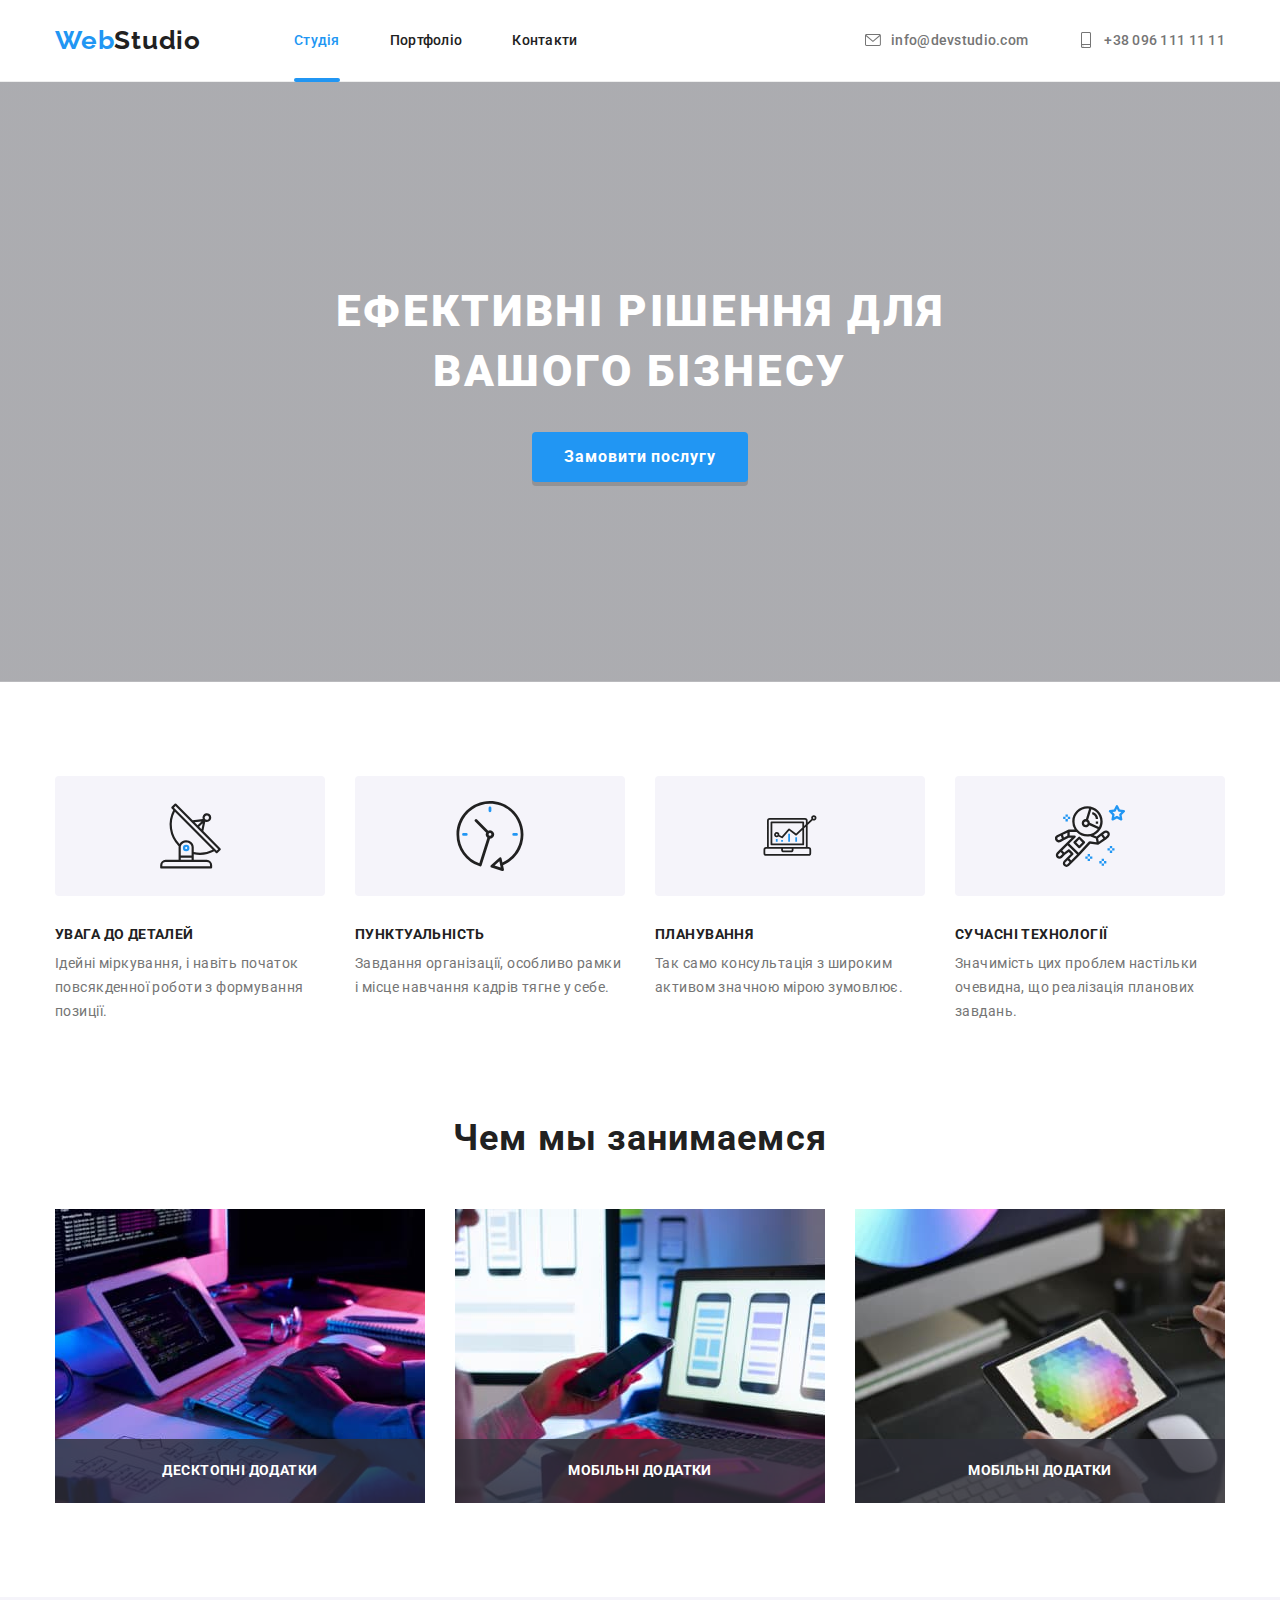
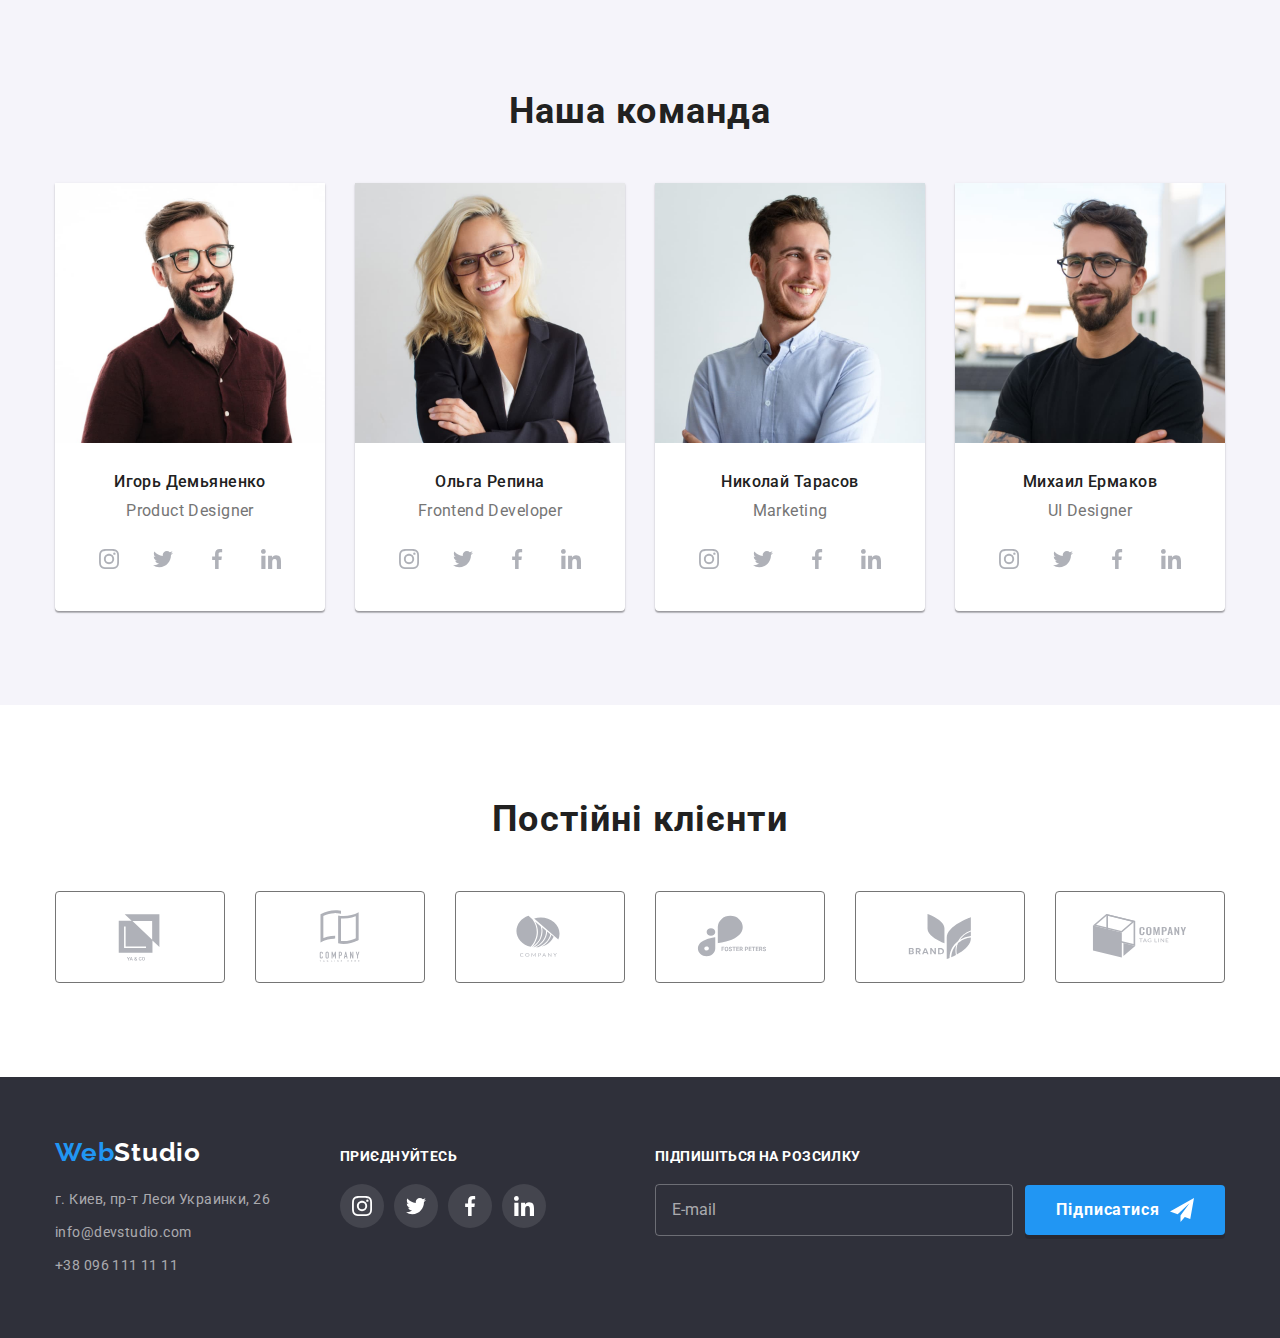
<file: index.html>
<!DOCTYPE html>
<html lang="uk">

<head>
  <meta charset="UTF-8" />
  <meta name="description" content="Разработка сайтов под ключ" />
  <title>WebStudio</title>
  <link rel="preconnect" href="https://fonts.googleapis.com" />
  <link rel="preconnect" href="https://fonts.gstatic.com" crossorigin />
  <link href="https://fonts.googleapis.com/css2?family=Raleway:wght@700&family=Roboto:wght@400;500;700;900&display=swap"
    rel="stylesheet" />
  <link rel="stylesheet" href="./css/main.min.css" /> 
</head>

<body data-page>
  <!-- Header section-->
  <header class="header">
    <div class="container header__container">
      <a class="logo header__logo link" href="" lang="en">Web<span class="header__logo--accent">Studio</span></a>
      <nav class="nav">
        <ul class="nav__list list">
          <li class="nav__item">
            <a class="nav__link nav__link--akcent link" href="./index.html">Студія</a>
          </li>
          <li class="nav__item">
            <a class="nav__link link" href="./portfolio.html">Портфоліо</a>
          </li>
          <li class="nav__item">
            <a class="nav__link link" href="">Контакти</a>
          </li>
        </ul>
      </nav>
      <ul class="header__list-cont list">
        <li class="header__item-cont">
          <a class="header__item-cont__link link" href="mailto:info@devstudio.com"><svg class="header__item-cont__link-icon " width="16"
              height="16">
              <use href="./imeges/icomoon.svg#envelope"></use>
            </svg>info@devstudio.com</a>
        </li>
        <li class="header__item-cont">
          <a class="header__item-cont__link link" href="tel:+380961111111">
            <svg class="header__item-cont__link-icon " width="16" height="16">
              <use href="./imeges/icomoon.svg#smartphone"></use>
            </svg>
            +38 096 111 11 11</a>
        </li>
      </ul>
    </div>
  </header>
  <!-- Main section -->
  <main class="main">
    <!-- Hirow  section -->
    <section class="hero section">
      <div class="container">
        <h1 class="hero__title">Ефективні рішення для вашого бізнесу</h1>
        <button class="button hero__button" type="button" data-modal-open>
          Замовити послугу
        </button>
      </div>
    </section>
    <!-- Benefits section -->
    <section class="benefits section">
      <div class="container">
        <ul class="benefits__list card-cet list">
          <li class="benefits__item">
            <div class="benefits__beg">
              <svg class="benefits__icon" width="65" height="70">
                <use href="./imeges/icomoon.svg#antenna"></use>
              </svg>
            </div>
            <h3 class="benefits__title">УВАГА ДО ДЕТАЛЕЙ</h3>
            <p class="benefits__desc">
              Ідейні міркування, і навіть початок повсякденної роботи з формування позиції.
            </p>
          </li>
          <li class="benefits__item">
            <div class="benefits__beg">
              <svg class="benefits__icon" width="70" height="70">
                <use href="./imeges/icomoon.svg#clock"></use>
              </svg>
            </div>
            <h3 class="benefits__title">ПУНКТУАЛЬНІСТЬ</h3>
            <p class="benefits__desc">
              Завдання організації, особливо рамки і місце навчання кадрів тягне у себе.
            </p>
          </li>
          <li class="benefits__item">
            <div class="benefits__beg">
              <svg class="benefits__icon" width="70" height="53">
                <use href="./imeges/icomoon.svg#diagram"></use>
              </svg>
            </div>
            <h3 class="benefits__title">ПЛАНУВАННЯ</h3>
            <p class="benefits__desc">
              Так само консультація з широким активом значною мірою зумовлює.
            </p>
          </li>
          <li class="benefits__item">
            <div class="benefits__beg">
              <svg class="benefits__icon" width="70" height="70">
                <use href="./imeges/icomoon.svg#astronaut"></use>
              </svg>
            </div>
            <h3 class="benefits__title">СУЧАСНІ ТЕХНОЛОГІЇ</h3>
            <p class="benefits__desc">
              Значимість цих проблем настільки очевидна, що реалізація планових завдань.
            </p>
          </li>
        </ul>
      </div>
    </section>
    <!-- aboot section -->
    <section class="aboot section">
      <div class="container">
        <h2 class="section-title ">Чем мы занимаемся</h2>
        <ul class="aboot__list card-cet list">
          <li class="aboot__item">
            <div class="aboot__img-set">
              <img class="aboot_img" src="./imeges/home/img-1.jpg" alt="Програмист пишет код" width="370"
                height="294" />
              <h3 class="aboot__title">Десктопні додатки</h3>
            </div>
          </li>
          <li class="aboot__item">
            <div class="aboot__img-set">
              <img class="aboot__mg" src="./imeges/home/img-2.jpg" alt="Веб дизайнер работает" width="370"
                height="294" />
              <h3 class="aboot__title">Мобільні додатки</h3>
            </div>
          </li>
          <li class="aboot__item">
            <div class="aboot__img-set">
              <img class="aboot__img" src="./imeges/home/img-3.jpg" alt="Поиск цвета на политре красок" width="370"
                height="294" />
              <h3 class="aboot__title">Мобільні додатки</h3>
            </div>
          </li>
        </ul>
      </div>
    </section>
    <!-- team section -->
    <section class="team section">
      <div class="container">
        <h2 class="section-title">Наша команда</h2>
        <ul class="team__list card-cet list">
          <li class="team__item">
            <img class="team__img" src="./imeges/nk/img-1.jpg" alt="Игорь Демьяненко" width="270" height="260" />
            <div class="team__wrapper">
              <h3 class="team__name">Игорь Демьяненко</h3>
              <p class="team__desc" lang="en">Product Designer</p>
              <ul class="social__list list">
                <li class="social__item">
                  <a class="social__link link" href="" target="_blank" rel="noopener noreferrer" aria-label="instagram">
                    <svg class="social__icon" width="20" height="20">
                      <use href="./imeges/icomoon.svg#instagram"></use>
                    </svg>
                  </a>
                </li>
                <li class="social__item">
                  <a class="social__link link" href="" target="_blank" rel="noopener noreferrer" aria-label="twitter">
                    <svg class="social__icon" width="20" height="20">
                      <use href="./imeges/icomoon.svg#twitter"></use>
                    </svg>
                  </a>
                </li>
                <li class="social__item">
                  <a class="social__link link" href="" target="_blank" rel="noopener noreferrer" aria-label="facebook">
                    <svg class="social__icon" width="20px" height="20px">
                      <use href="./imeges/icomoon.svg#facebook"></use>
                    </svg>
                  </a>
                </li>
                <li class="social__item">
                  <a class="social__link link" href="" target="_blank" rel="noopener noreferrer" aria-label="linkedin">
                    <svg class="social__icon" width="20" height="20">
                      <use href="./imeges/icomoon.svg#linkedin"></use>
                    </svg>
                  </a>
                </li>
              </ul>
            </div>
          </li>
          <li class="team__item">
            <img class="team__img" src="./imeges/nk/img-2.jpg" alt="Ольга Репина" width="270" height="260" />
            <div class="team__wrapper">
              <h3 class="team__name">Ольга Репина</h3>
              <p class="team__desc" lang="en">Frontend Developer</p>
              <ul class="social__list list">
                <li class="social__item">
                  <a class="social__link link" href="" target="_blank" rel="noopener noreferrer" aria-label="instagram">
                    <svg class="social__icon" width="20" height="20">
                      <use href="./imeges/icomoon.svg#instagram"></use>
                    </svg>
                  </a>
                </li>
                <li class="social__item">
                  <a class="social__link link" href="" target="_blank" rel="noopener noreferrer" aria-label="twitter">
                    <svg class="social__icon" width="20" height="20">
                      <use href="./imeges/icomoon.svg#twitter"></use>
                    </svg>
                  </a>
                </li>
                <li class="social__item">
                  <a class="social__link link" href="" target="_blank" rel="noopener noreferrer" aria-label="facebook">
                    <svg class="social__icon" width="20px" height="20px">
                      <use href="./imeges/icomoon.svg#facebook"></use>
                    </svg>
                  </a>
                </li>
                <li class="social__item">
                  <a class="social__link link" href="" target="_blank" rel="noopener noreferrer" aria-label="linkedin">
                    <svg class="social__icon" width="20" height="20">
                      <use href="./imeges/icomoon.svg#linkedin"></use>
                    </svg>
                  </a>
                </li>
              </ul>
            </div>
          </li>
          <li class="team__item">
            <img class="team__img" src="./imeges/nk/img-3.jpg" alt="Николай Тарасов" width="270" height="260" />
            <div class="team__wrapper">
              <h3 class="team__name">Николай Тарасов</h3>
              <p class="team__desc" lang="en">Marketing</p>
              <ul class="social__list list">
                <li class="social__item">
                  <a class="social__link link" href="" target="_blank" rel="noopener noreferrer" aria-label="instagram">
                    <svg class="social__icon" width="20" height="20">
                      <use href="./imeges/icomoon.svg#instagram"></use>
                    </svg>
                  </a>
                </li>
                <li class="social__item">
                  <a class="social__link link" href="" target="_blank" rel="noopener noreferrer" aria-label="twitter">
                    <svg class="social__icon" width="20" height="20">
                      <use href="./imeges/icomoon.svg#twitter"></use>
                    </svg>
                  </a>
                </li>
                <li class="social__item">
                  <a class="social__link link" href="" target="_blank" rel="noopener noreferrer" aria-label="facebook">
                    <svg class="social__icon" width="20px" height="20px">
                      <use href="./imeges/icomoon.svg#facebook"></use>
                    </svg>
                  </a>
                </li>
                <li class="social__item">
                  <a class="social__link link" href="" target="_blank" rel="noopener noreferrer" aria-label="linkedin">
                    <svg class="social__icon" width="20" height="20">
                      <use href="./imeges/icomoon.svg#linkedin"></use>
                    </svg>
                  </a>
                </li>
              </ul>
            </div>
          </li>
          <li class="team__item">
            <img class="team__img" src="./imeges/nk/img-4.jpg" alt="Михаил Ермаков" width="270" height="260" />
            <div class="team__wrapper">
              <h3 class="team__name">Михаил Ермаков</h3>
              <p class="team__desc" lang="en">UI Designer</p>
              <ul class="social__list list">
                <li class="social__item">
                  <a class="social__link link" href="" target="_blank" rel="noopener noreferrer" aria-label="instagram">
                    <svg class="social__icon" width="20" height="20">
                      <use href="./imeges/icomoon.svg#instagram"></use>
                    </svg>
                  </a>
                </li>
                <li class="social__item">
                  <a class="social__link link" href="" target="_blank" rel="noopener noreferrer" aria-label="twitter">
                    <svg class="social__icon" width="20" height="20">
                      <use href="./imeges/icomoon.svg#twitter"></use>
                    </svg>
                  </a>
                </li>
                <li class="social__item">
                  <a class="social__link link" href="" target="_blank" rel="noopener noreferrer" aria-label="facebook">
                    <svg class="social__icon" width="20px" height="20px">
                      <use href="./imeges/icomoon.svg#facebook"></use>
                    </svg>
                  </a>
                </li>
                <li class="social__item">
                  <a class="social__link link" href="" target="_blank" rel="noopener noreferrer" aria-label="linkedin">
                    <svg class="social__icon" width="20" height="20">
                      <use href="./imeges/icomoon.svg#linkedin"></use>
                    </svg>
                  </a>
                </li>
              </ul>
            </div>
          </li>
        </ul>
      </div>
    </section>
    <!-- client section -->
    <section class="client section">
      <div class="container">
        <h2 class="section-title">Постійні клієнти</h2>
        <ul class="client__list card-cet list">
          <li class="client__item">
            <a class="client__link link" href="" target="_blank" rel="noopener noreferrer" aria-label="логотип">
              <svg class="client__icon" width="106" height="80">
                <use href="./imeges/icomoon.svg#logo"></use>
              </svg>
            </a>
          </li>
          <li class="client__item">
            <a class="client__link link" href="" target="_blank" rel="noopener noreferrer" aria-label="логотип">
              <svg class="client__icon" width="106" height="80">
                <use href="./imeges/icomoon.svg#logo-1"></use>
              </svg>
            </a>
          </li>
          <li class="client__item">
            <a class="client__link link" href="" target="_blank" rel="noopener noreferrer" aria-label="логотип">
              <svg class="client__icon" width="106" height="80">
                <use href="./imeges/icomoon.svg#logo-2"></use>
              </svg>
            </a>
          </li>
          <li class="client__item">
            <a class="client__link link" href="" target="_blank" rel="noopener noreferrer" aria-label="логотип">
              <svg class="client__icon" width="106" height="80">
                <use href="./imeges/icomoon.svg#logo-3"></use>
              </svg>
            </a>
          </li>
          <li class="client__item">
            <a class="client__link link" href="" target="_blank" rel="noopener noreferrer" aria-label="логотип">
              <svg class="client__icon" width="106" height="80">
                <use href="./imeges/icomoon.svg#logo-4"></use>
              </svg>
            </a>
          </li>
          <li class="client__item">
            <a class="client__link link" href="" target="_blank" rel="noopener noreferrer" aria-label="логотип">
              <svg class="client__icon" width="106" height="80">
                <use href="./imeges/icomoon.svg#logo-5"></use>
              </svg>
            </a>
          </li>
        </ul>
      </div>
    </section>
  </main>
  <!-- Footer section -->
  <footer class="footer">
    <div class="container">
      <div class="footer-card-cet">
        <div class="footer__kontakt">
          <a class="logo footer__logo link" href="./index.html">Web<span class="footer__logo--accent">Studio</span></a>
          <address class="footer-address">
            <ul class="footer_list list">
              <li class="footer__kontakt-item">
                <a class="footer__kontakt-item__link link" href="https://goo.gl/maps/461k6AUFMQKHegbq6" target="_blank"
                  rel="noopener noreferrer">г. Киев, пр-т Леси Украинки, 26</a>
              </li>
              <li class="footer__kontakt-item">
                <a class="footer__kontakt-item__link link" href="mailto:info@devstudio.com">info@devstudio.com</a>
              </li>
              <li class="footer__kontakt-item">
                <a class="footer__kontakt-item__link link" href="tel:+380961111111">+38 096 111 11 11</a>
              </li>
            </ul>
          </address>
        </div>
        <div class="footer__social">
          <p class="footer-title footer__social-title ">приєднуйтесь</p>
          <ul class="social__list list">
            <li class="social__item">
              <a class="social__link link" href="" target="_blank" rel="noopener noreferrer" aria-label="instagram">
                <svg class="footer__social-icon" width="20" height="20">
                  <use href="./imeges/icomoon.svg#instagram"></use>
                </svg>
              </a>
            </li>
            <li class="social__item">
              <a class="social__link link" href="" target="_blank" rel="noopener noreferrer" aria-label="twitter">
                <svg class="footer__social-icon" width="20" height="20">
                  <use href="./imeges/icomoon.svg#twitter"></use>
                </svg>
              </a>
            </li>
            <li class="social__item">
              <a class="social__link link" href="" target="_blank" rel="noopener noreferrer" aria-label="facebook">
                <svg class="footer__social-icon " width="20px" height="20px">
                  <use href="./imeges/icomoon.svg#facebook"></use>
                </svg>
              </a>
            </li>
            <li class="social__item">
              <a class="social__link link" href="" target="_blank" rel="noopener noreferrer" aria-label="linkedin">
                <svg class="footer__social-icon " width="20" height="20">
                  <use href="./imeges/icomoon.svg#linkedin"></use>
                </svg>
              </a>
            </li>
          </ul>
        </div>
        <div class="footer-form">
          <form class="footer_form">
            <strong class="footer-title ">Підпишіться на розсилку</strong>
            <div class="fooer-form__set">
              <input class="fooer-form__input" type="email" id="footer-user-email" placeholder="E-mail" />

              <button class="footer__form__btg button" type="submit">
                Підписатися
                <svg class="footer__form__btg-icon" width="24" height="24">
                  <use href="./imeges/icomoon.svg#icon-send"></use>
                </svg>
              </button>
            </div>
          </form>
        </div>
      </div>
    </div>
  </footer>
  <!--modal window !-->
  <div class="backdrop is-hidden" data-modal>
    <div class="modal">
      <button class="modal__btn" data-modal-close>
        <svg class="modal__btn-icon" width="18" height="18">
          <use href="./imeges/icomoon.svg#icon-close"></use>
        </svg>
      </button>
      <form class="form-modal">
        <strong class="form-modal__title">Залиште свої дані, ми вам передзвонимо</strong>
        <div class="form-modal__group-wrapper">
          <div class="form-modal__group">
            <label class="form-modal__labe" for="user-name">Ім'я</label>
            <input class="form-modal__input" type="text" id="user-name" />
            <svg class="form-modal__icon" width="18" height="18">
              <use href="./imeges/icomoon.svg#person"></use>
            </svg>
          </div>
          <div class="form-modal__group">
            <label class="form-modal__labe" for="user-phone">Телефон</label>
            <input class="form-modal__input" type="tel" id="user-phone" />
            <svg class="form-modal__icon" width="18" height="18">
              <use href="./imeges/icomoon.svg#phone"></use>
            </svg>
          </div>
          <div class="form-modal__group">
            <label class="form-modal__labe" for="user-email">Пошта</label>
            <input class="form-modal__input" type="email" id="user-email" />
            <svg class="form-modal__icon" width="18" height="18">
              <use href="./imeges/icomoon.svg#email-form"></use>
            </svg>
          </div>
          <div class="form-modal__group">
            <label class="form-modal__labe" for="user-comment">Коментар</label>
            <textarea class="form-modal__input form-modal__input-comment" id="user-comment" placeholder="Введіть текст"></textarea>
          </div>
        </div>
        <label class="form-modal__check-label">
          <input class="form-modal__check-input visuaaly-hidden" type="checkbox" name="check" />
          <svg class="form-modal__check-icon" width="16" height="15">
            <use class="form-modal__check-icon__check-icon-of" href="./imeges/icomoon.svg#checkbox-ramka"></use>
            <use class="form-modal__check-icon__check-icon-on" href="./imeges/icomoon.svg#icon-check"></use>
          </svg>
          <span class="check-text">Погоджуюся з розсилкою та приймаю
            <a class="form-modal__check-link link" href="">Умови договору</a></span>
        </label>
        <div class="modal-form-button-wrapper">
          <button class="form-modal__button button" type="submit">Відправити</button>
        </div>
      </form>
    </div>
  </div>
  <script src="./js/modal.js"></script>
</body>

</html>
</file>
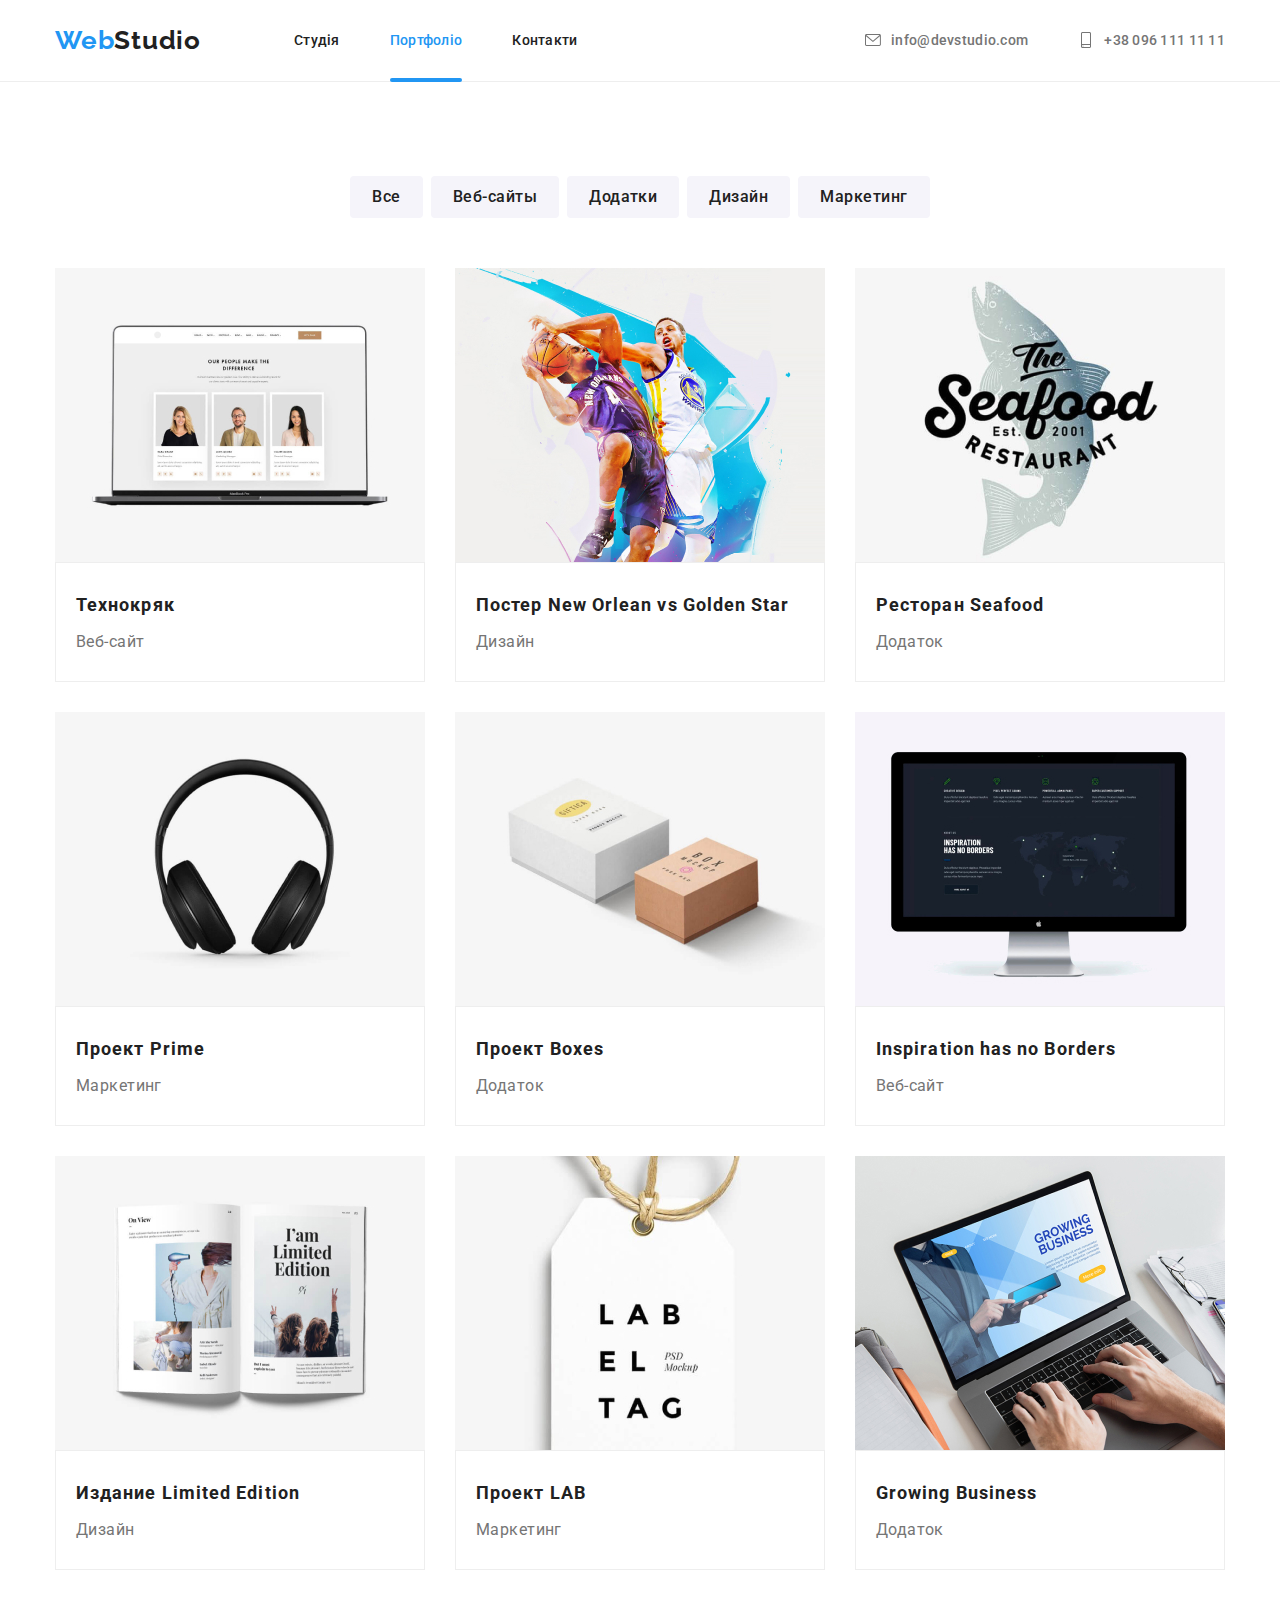
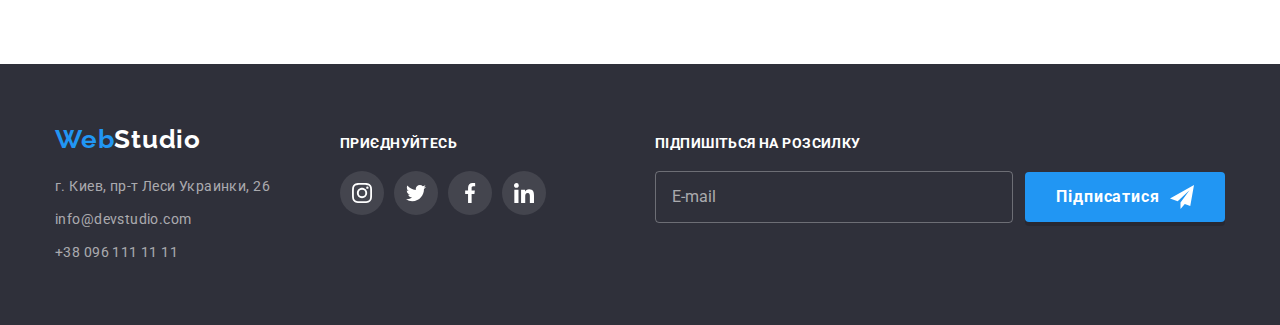
<file: portfolio.html>
<!DOCTYPE html>
<html lang="uk">

<head>
  <meta charset="UTF-8" />
  <meta name="description" content="Разработка сайтов под ключ" />
  <title>WebStudio</title>
  <link rel="preconnect" href="https://fonts.googleapis.com" />
  <link rel="preconnect" href="https://fonts.gstatic.com" crossorigin />
  <link href="https://fonts.googleapis.com/css2?family=Raleway:wght@700&family=Roboto:wght@400;500;700;900&display=swap"
    rel="stylesheet" />
    <link rel="stylesheet" href="./css/main.min.css" /> 
</head>

<body>
  <!-- Header section-->
  <header class="header">
    <div class="container header__container">
      <a class="logo header__logo link" href="" lang="en">Web<span class="header__logo--accent">Studio</span></a>
      <nav class="nav">
        <ul class="nav__list list">
          <li class="nav__item">
            <a class="nav__link  link" href="./index.html">Студія</a>
          </li>
          <li class="nav__item">
            <a class="nav__link nav__link--akcent link" href="./portfolio.html">Портфоліо</a>
          </li>
          <li class="nav__item">
            <a class="nav__link link" href="">Контакти</a>
          </li>
        </ul>
      </nav>
      <ul class="header__list-cont list">
        <li class="header__item-cont">
          <a class="header__item-cont__link link" href="mailto:info@devstudio.com"><svg class="header__item-cont__link-icon " width="16"
              height="16">
              <use href="./imeges/icomoon.svg#envelope"></use>
            </svg>info@devstudio.com</a>
        </li>
        <li class="header__item-cont">
          <a class="header__item-cont__link link" href="tel:+380961111111">
            <svg class="header__item-cont__link-icon " width="16" height="16">
              <use href="./imeges/icomoon.svg#smartphone"></use>
            </svg>
            +38 096 111 11 11</a>
        </li>
      </ul>
    </div>
  </header>
  <!-- Main section -->
  <main class="main">
    <!-- filter section -->
    <section class="filter section">
      <div class="container">
        <h1 class="visuaaly-hidden">список фильра</h1>
        <ul class="filter__list list">
          <li class="filter__item">
            <button class="filter__button" type="button">Все</button>
          </li>
          <li class="filter__item">
            <button class="filter__button" type="button">Веб-сайты</button>
          </li>
          <li class="filte__-item">
            <button class="filter__button" type="button">Додатки</button>
          </li>
          <li class="filter__item">
            <button class="filter__button" type="button">Дизайн</button>
          </li>
          <li class="filter__item">
            <button class="filter__button" type="button">Маркетинг</button>
          </li>
        </ul>

        <ul class="portfolio list card-cet">
          <li class="portfolio__item">
            <a class="link portfolio__link" href="">
              <div class="portfolio__overlay-set">
                <img class="portfolio-img" src="./imeges/portfolio/img-1.jpg" alt="экран ноутбука" width="370"
                  height="294" />
                <div class="portfolio__overlay">
                  <p class="portfolio__overlay-text">
                    Ресурс пропонує комплексні пропозиції з різним рівнем
                    функціоналу та сервісів. Все це дозволить відвідувачу
                    отримати вичерпні відомості про компанію чи приватну
                    особу.
                  </p>
                </div>
              </div>
              <div class="portfolio__link__border">
                <h2 class="portfolio__link__title">Технокряк</h2>
                <p class="portfolio__link__desc">Веб-сайт</p>
              </div>
            </a>
          </li>
          <li class="portfolio__item">
            <a class="link portfolio__link" href="">
              <div class="portfolio__overlay-set">
                <img class="portfolio-img" src="./imeges/portfolio/img-2.jpg" alt="два баскетболиста боряться за мяч"
                  width="370" height="294" />
                <div class="portfolio__overlay">
                  <p class="portfolio__overlay-text">
                    Ресурс пропонує комплексні пропозиції з різним рівнем
                    функціоналу та сервісів. Все це дозволить відвідувачу
                    отримати вичерпні відомості про компанію чи приватну
                    особу.
                  </p>
                </div>
              </div>
              <div class="portfolio__link__border">
                <h2 class="portfolio__link__title">
                  Постер New Orlean vs Golden Star
                </h2>
                <p class="portfolio__link__desc">Дизайн</p>
              </div>
            </a>
          </li>
          <li class="portfolio__item">
            <a class="link portfolio__link" href="">
              <div class="portfolio__overlay-set">
                <img class="portfolio-img" src="./imeges/portfolio/img-3.jpg" alt="логотип рестарана" width="370"
                  height="294" />
                <div class="portfolio__overlay">
                  <p class="portfolio__overlay-text">
                    Ресурс пропонує комплексні пропозиції з різним рівнем
                    функціоналу та сервісів. Все це дозволить відвідувачу
                    отримати вичерпні відомості про компанію чи приватну
                    особу.
                  </p>
                </div>
              </div>
              <div class="portfolio__link__border">
                <h2 class="portfolio__link__title">Ресторан Seafood</h2>
                <p class="portfolio__link__desc">Додаток</p>
              </div>
            </a>
          </li>
          <li class="portfolio__item">
            <a class="link portfolio__link" href="">
              <div class="portfolio__overlay-set">
                <img class="portfolio-img" src="./imeges/portfolio/img-4.jpg" alt="наушники" width="370" height="294" />
                <div class="portfolio__overlay">
                  <p class="portfolio__overlay-text">
                    Ресурс пропонує комплексні пропозиції з різним рівнем
                    функціоналу та сервісів. Все це дозволить відвідувачу
                    отримати вичерпні відомості про компанію чи приватну
                    особу.
                  </p>
                </div>
              </div>
              <div class="portfolio__link__border">
                <h2 class="portfolio__link__title">Проект Prime</h2>
                <p class="portfolio__link__desc">Маркетинг</p>
              </div>
            </a>
          </li>
          <li class="portfolio__item">
            <a class="link portfolio__link" href="">
              <div class="portfolio__overlay-set">
                <img class="portfolio-img" src="./imeges/portfolio/img-5.jpg" alt="две коробки" width="370"
                  height="294" />
                <div class="portfolio__overlay">
                  <p class="portfolio__overlay-text">
                    Ресурс пропонує комплексні пропозиції з різним рівнем
                    функціоналу та сервісів. Все це дозволить відвідувачу
                    отримати вичерпні відомості про компанію чи приватну
                    особу.
                  </p>
                </div>
              </div>
              <div class="portfolio__link__border">
                <h2 class="portfolio__link__title">Проект Boxes</h2>
                <p class="portfolio__link__desc">Додаток</p>
              </div>
            </a>
          </li>
          <li class="portfolio__item">
            <a class="link portfolio__link" href="">
              <div class="portfolio__overlay-set">
                <img class="portfolio-img" src="./imeges/portfolio/img-6.jpg" alt="монитор" width="370" height="294" />
                <div class="portfolio__overlay">
                  <p class="portfolio__overlay-text">
                    Ресурс пропонує комплексні пропозиції з різним рівнем
                    функціоналу та сервісів. Все це дозволить відвідувачу
                    отримати вичерпні відомості про компанію чи приватну
                    особу.
                  </p>
                </div>
              </div>
              <div class="portfolio__link__border">
                <h2 class="portfolio__link__title">Inspiration has no Borders</h2>
                <p class="portfolio__link__desc">Веб-сайт</p>
              </div>
            </a>
          </li>
          <li class="portfolio__item">
            <a class="link portfolio__link" href="">
              <div class="portfolio__overlay-set">
                <img class="portfolio-img" src="./imeges/portfolio/img-7.jpg" alt="журнал" width="370" height="294" />
                <div class="portfolio__overlay">
                  <p class="portfolio__overlay-text">
                    Ресурс пропонує комплексні пропозиції з різним рівнем
                    функціоналу та сервісів. Все це дозволить відвідувачу
                    отримати вичерпні відомості про компанію чи приватну
                    особу.
                  </p>
                </div>
              </div>
              <div class="portfolio__link__border">
                <h2 class="portfolio__link__title">Издание Limited Edition</h2>
                <p class="portfolio__link__desc">Дизайн</p>
              </div>
            </a>
          </li>
          <li class="portfolio__item">
            <a class="link portfolio__link" href="">
              <div class="portfolio__overlay-set">
                <img class="portfolio-img" src="./imeges/portfolio/img-8.jpg" alt="бирка" width="370" height="294" />
                <div class="portfolio__overlay">
                  <p class="portfolio__overlay-text">
                    Ресурс пропонує комплексні пропозиції з різним рівнем
                    функціоналу та сервісів. Все це дозволить відвідувачу
                    отримати вичерпні відомості про компанію чи приватну
                    особу.
                  </p>
                </div>
              </div>
              <div class="portfolio__link__border">
                <h2 class="portfolio__link__title">Проект LAB</h2>
                <p class="portfolio__link__desc">Маркетинг</p>
              </div>
            </a>
          </li>
          <li class="portfolio__item">
            <a class="portfolio__link link" href="">
              <div class="portfolio__overlay-set">
                <img class="portfolio-img" src="./imeges/portfolio/img-9.jpg" alt="ноутбук" width="370" height="294" />
                <div class="portfolio__overlay">
                  <p class="portfolio__overlay-text">
                    Ресурс пропонує комплексні пропозиції з різним рівнем
                    функціоналу та сервісів. Все це дозволить відвідувачу
                    отримати вичерпні відомості про компанію чи приватну
                    особу.
                  </p>
                </div>
              </div>
              <div class="portfolio__link__border">
                <h2 class="portfolio__link__title">Growing Business</h2>
                <p class="portfolio__link__desc">Додаток</p>
              </div>
            </a>
          </li>
        </ul>
      </div>
    </section>
  </main>
  <!-- Footer section -->
  <footer class="footer">
    <div class="container">
      <div class="footer-card-cet">
        <div class="footer__kontakt">
          <a class="logo footer__logo link" href="./index.html">Web<span class="footer__logo--accent">Studio</span></a>
          <address class="footer-address">
            <ul class="footer_list list">
              <li class="footer__kontakt-item">
                <a class="footer__kontakt-item__link link" href="https://goo.gl/maps/461k6AUFMQKHegbq6" target="_blank"
                  rel="noopener noreferrer">г. Киев, пр-т Леси Украинки, 26</a>
              </li>
              <li class="footer__kontakt-item">
                <a class="footer__kontakt-item__link link" href="mailto:info@devstudio.com">info@devstudio.com</a>
              </li>
              <li class="footer__kontakt-item">
                <a class="footer__kontakt-item__link link" href="tel:+380961111111">+38 096 111 11 11</a>
              </li>
            </ul>
          </address>
        </div>
        <div class="footer__social">
          <p class="footer-title ">приєднуйтесь</p>
          <ul class="social__list list">
            <li class="social__item">
              <a class="social__link link" href="" target="_blank" rel="noopener noreferrer" aria-label="instagram">
                <svg class="footer__social-icon" width="20" height="20">
                  <use href="./imeges/icomoon.svg#instagram"></use>
                </svg>
              </a>
            </li>
            <li class="social__item">
              <a class="social__link link" href="" target="_blank" rel="noopener noreferrer" aria-label="twitter">
                <svg class="footer__social-icon" width="20" height="20">
                  <use href="./imeges/icomoon.svg#twitter"></use>
                </svg>
              </a>
            </li>
            <li class="social__item">
              <a class="social__link link" href="" target="_blank" rel="noopener noreferrer" aria-label="facebook">
                <svg class="footer__social-icon " width="20px" height="20px">
                  <use href="./imeges/icomoon.svg#facebook"></use>
                </svg>
              </a>
            </li>
            <li class="social__item">
              <a class="social__link link" href="" target="_blank" rel="noopener noreferrer" aria-label="linkedin">
                <svg class="footer__social-icon " width="20" height="20">
                  <use href="./imeges/icomoon.svg#linkedin"></use>
                </svg>
              </a>
            </li>
          </ul>
        </div>
        <div class="footer-form">
          <form class="footer_form">
            <strong class="footer-title ">Підпишіться на розсилку</strong>
            <div class="fooer-form__set">
              <input class="fooer-form__input" type="email" id="footer-user-email" placeholder="E-mail" />

              <button class="footer__form__btg button" type="submit">
                Підписатися
                <svg class="footer__form__btg-icon" width="24" height="24">
                  <use href="./imeges/icomoon.svg#icon-send"></use>
                </svg>
              </button>
            </div>
          </form>
        </div>
      </div>
    </div>
  </footer>
</body>

</html>
</file>
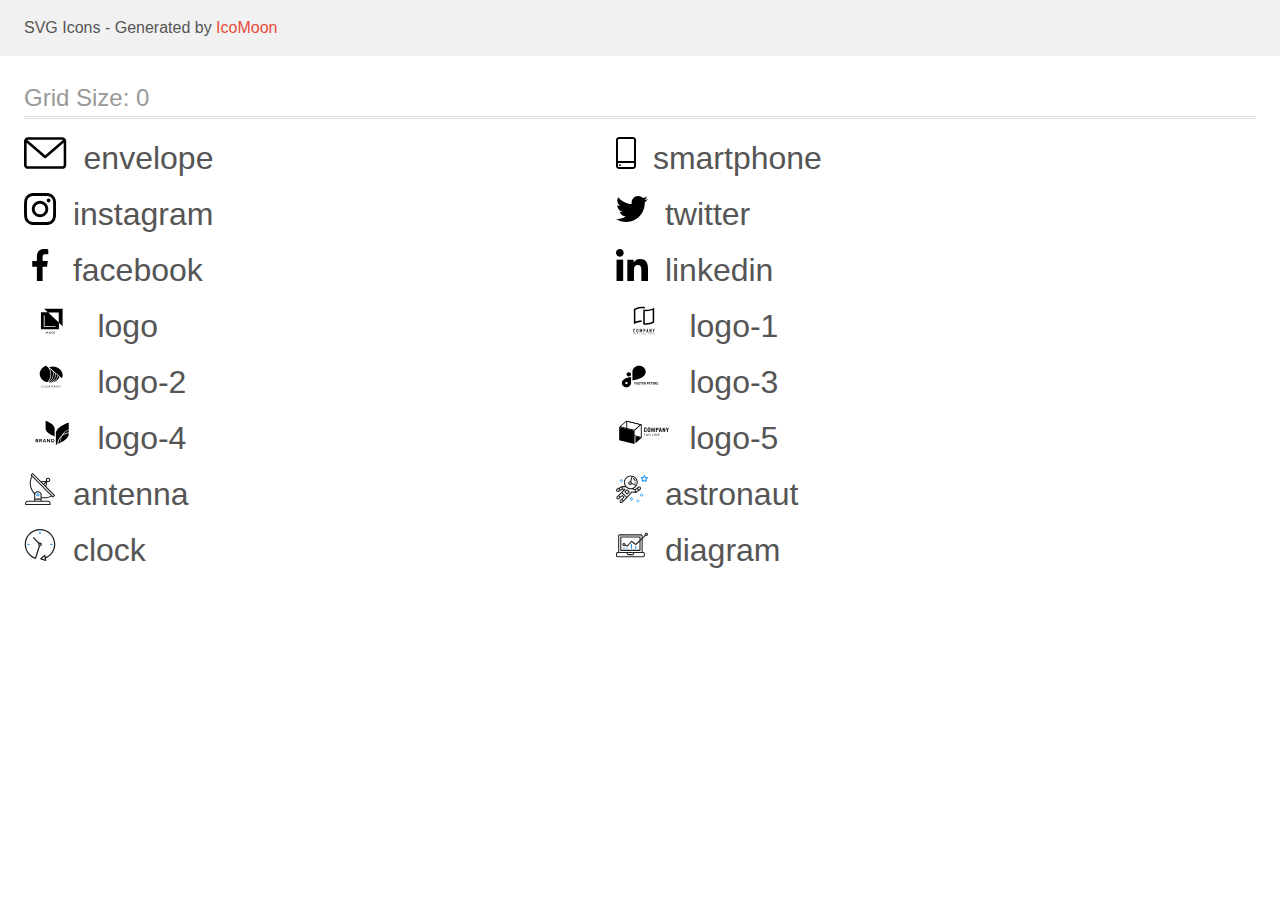
<file: imeges/icon/icomoon/demo.html>
<!doctype html>
<html>
<head>
    <title>IcoMoon - SVG Icons</title>
    <meta charset="utf-8">
    <meta name="viewport" content="width=device-width, initial-scale=1">
    <link rel="stylesheet" href="demo-files/demo.css">
    <link rel="stylesheet" href="style.css">
</head>
<body>
<svg aria-hidden="true" style="position: absolute; width: 0; height: 0; overflow: hidden;" version="1.1" xmlns="http://www.w3.org/2000/svg" xmlns:xlink="http://www.w3.org/1999/xlink">
<defs>
<symbol id="envelope" viewBox="0 0 43 32">
<path d="M38.667 0h-34.667c-2.206 0-4 1.794-4 4v24c0 2.206 1.794 4 4 4h34.667c2.206 0 4-1.794 4-4v-24c0-2.206-1.794-4-4-4v0zM38.667 2.667c0.181 0 0.353 0.038 0.511 0.103l-17.844 15.466-17.844-15.466c0.158-0.066 0.33-0.103 0.511-0.103h34.667zM38.667 29.333h-34.667c-0.736 0-1.333-0.598-1.333-1.333v-22.413l17.793 15.421c0.251 0.217 0.563 0.326 0.874 0.326s0.622-0.108 0.874-0.326l17.793-15.421v22.413c0 0.736-0.598 1.333-1.333 1.333v0z"></path>
</symbol>
<symbol id="smartphone" viewBox="0 0 20 32">
<path d="M17 0h-14c-1.654 0-3 1.346-3 3v26c0 1.654 1.346 3 3 3h14c1.654 0 3-1.346 3-3v-26c0-1.654-1.346-3-3-3zM3 2h14c0.552 0 1 0.448 1 1v21h-16v-21c0-0.552 0.448-1 1-1zM17 30h-14c-0.552 0-1-0.448-1-1v-3h16v3c0 0.552-0.448 1-1 1z"></path>
<path d="M4.707 27.478c0.391 0.365 0.391 0.956 0 1.321s-1.024 0.365-1.414 0c-0.391-0.365-0.391-0.956 0-1.321s1.024-0.365 1.414 0z"></path>
</symbol>
<symbol id="instagram" viewBox="0 0 32 32">
<path d="M31.969 9.408c-0.075-1.7-0.35-2.869-0.744-3.882-0.406-1.075-1.032-2.038-1.851-2.838-0.8-0.813-1.769-1.444-2.832-1.844-1.019-0.394-2.182-0.669-3.882-0.744-1.713-0.081-2.257-0.1-6.601-0.1s-4.888 0.019-6.595 0.094c-1.7 0.075-2.869 0.35-3.882 0.744-1.075 0.406-2.038 1.031-2.838 1.85-0.813 0.8-1.444 1.769-1.844 2.832-0.394 1.019-0.669 2.182-0.744 3.882-0.081 1.713-0.1 2.257-0.1 6.601s0.019 4.888 0.094 6.595c0.075 1.7 0.35 2.869 0.744 3.882 0.406 1.075 1.038 2.038 1.85 2.838 0.8 0.813 1.769 1.444 2.832 1.844 1.019 0.394 2.182 0.669 3.882 0.744 1.706 0.075 2.25 0.094 6.595 0.094s4.888-0.019 6.595-0.094c1.7-0.075 2.869-0.35 3.882-0.744 2.151-0.832 3.851-2.532 4.682-4.682 0.394-1.019 0.669-2.182 0.744-3.882 0.075-1.707 0.094-2.251 0.094-6.595s-0.006-4.888-0.081-6.595zM29.087 22.473c-0.069 1.563-0.331 2.407-0.55 2.969-0.538 1.394-1.644 2.5-3.038 3.038-0.563 0.219-1.413 0.481-2.969 0.55-1.688 0.075-2.194 0.094-6.464 0.094s-4.782-0.019-6.464-0.094c-1.563-0.069-2.407-0.331-2.969-0.55-0.694-0.256-1.325-0.663-1.838-1.194-0.531-0.519-0.938-1.144-1.194-1.838-0.219-0.563-0.481-1.413-0.55-2.969-0.075-1.688-0.094-2.194-0.094-6.464s0.019-4.782 0.094-6.464c0.069-1.563 0.331-2.407 0.55-2.969 0.256-0.694 0.663-1.325 1.2-1.838 0.519-0.531 1.144-0.938 1.838-1.194 0.563-0.219 1.413-0.481 2.969-0.55 1.688-0.075 2.194-0.094 6.464-0.094 4.276 0 4.782 0.019 6.464 0.094 1.563 0.069 2.407 0.331 2.969 0.55 0.694 0.256 1.325 0.662 1.838 1.194 0.531 0.519 0.938 1.144 1.194 1.838 0.219 0.563 0.481 1.413 0.55 2.969 0.075 1.688 0.094 2.194 0.094 6.464s-0.019 4.77-0.094 6.458z"></path>
<path d="M16.059 7.783c-4.538 0-8.22 3.682-8.22 8.22s3.682 8.22 8.22 8.22c4.538 0 8.22-3.682 8.22-8.22s-3.682-8.22-8.22-8.22zM16.059 21.335c-2.944 0-5.332-2.388-5.332-5.332s2.388-5.332 5.332-5.332c2.944 0 5.332 2.388 5.332 5.332s-2.388 5.332-5.332 5.332z"></path>
<path d="M26.524 7.458c0 1.060-0.859 1.919-1.919 1.919s-1.919-0.859-1.919-1.919c0-1.060 0.859-1.919 1.919-1.919s1.919 0.859 1.919 1.919z"></path>
</symbol>
<symbol id="twitter" viewBox="0 0 32 32">
<path d="M32 6.078c-1.19 0.522-2.458 0.868-3.78 1.036 1.36-0.812 2.398-2.088 2.886-3.626-1.268 0.756-2.668 1.29-4.16 1.588-1.204-1.282-2.92-2.076-4.792-2.076-3.632 0-6.556 2.948-6.556 6.562 0 0.52 0.044 1.020 0.152 1.496-5.454-0.266-10.28-2.88-13.522-6.862-0.566 0.982-0.898 2.106-0.898 3.316 0 2.272 1.17 4.286 2.914 5.452-1.054-0.020-2.088-0.326-2.964-0.808 0 0.020 0 0.046 0 0.072 0 3.188 2.274 5.836 5.256 6.446-0.534 0.146-1.116 0.216-1.72 0.216-0.42 0-0.844-0.024-1.242-0.112 0.85 2.598 3.262 4.508 6.13 4.57-2.232 1.746-5.066 2.798-8.134 2.798-0.538 0-1.054-0.024-1.57-0.090 2.906 1.874 6.35 2.944 10.064 2.944 12.072 0 18.672-10 18.672-18.668 0-0.29-0.010-0.57-0.024-0.848 1.302-0.924 2.396-2.078 3.288-3.406z"></path>
</symbol>
<symbol id="facebook" viewBox="0 0 32 32">
<path d="M21.329 5.313h2.921v-5.088c-0.504-0.069-2.237-0.225-4.256-0.225-4.212 0-7.097 2.649-7.097 7.519v4.481h-4.648v5.688h4.648v14.312h5.699v-14.311h4.46l0.708-5.688h-5.169v-3.919c0.001-1.644 0.444-2.769 2.735-2.769z"></path>
</symbol>
<symbol id="linkedin" viewBox="0 0 32 32">
<path d="M31.992 32v-0.001h0.008v-11.736c0-5.741-1.236-10.164-7.948-10.164-3.227 0-5.392 1.771-6.276 3.449h-0.093v-2.913h-6.364v21.364h6.627v-10.579c0-2.785 0.528-5.479 3.977-5.479 3.399 0 3.449 3.179 3.449 5.657v10.401h6.62z"></path>
<path d="M0.528 10.636h6.635v21.364h-6.635v-21.364z"></path>
<path d="M3.843 0c-2.121 0-3.843 1.721-3.843 3.843s1.721 3.879 3.843 3.879c2.121 0 3.843-1.757 3.843-3.879-0.001-2.121-1.723-3.843-3.843-3.843v0z"></path>
</symbol>
<symbol id="logo" viewBox="0 0 57 32">
<path d="M20.267 3.733l3.738 3.538-6.938-0.004v17.166h18.133v-6.564l3.733 3.534v-17.671h-18.667zM35.036 17.455l-10.597-10.032h10.597v10.032zM31.746 21.923h-11.81v-11.545h0.835v10.764h10.975v0.782zM22.725 26.72l-0.436 0.898-0.436-0.898h-0.366l0.637 1.198v0.698h0.331v-0.698l0.635-1.198h-0.365zM23.273 28.615l0.154-0.441h0.734l0.155 0.441h0.344l-0.717-1.896h-0.296l-0.716 1.896h0.342zM23.794 27.122l0.275 0.786h-0.549l0.275-0.786zM25.531 27.863c-0.048 0.073-0.072 0.153-0.072 0.241 0 0.16 0.056 0.29 0.168 0.389s0.263 0.148 0.451 0.148 0.349-0.051 0.484-0.152l0.107 0.126h0.367l-0.279-0.329c0.109-0.149 0.164-0.341 0.164-0.574h-0.275c0 0.128-0.026 0.243-0.079 0.348l-0.366-0.432 0.129-0.094c0.091-0.066 0.157-0.132 0.197-0.198s0.060-0.14 0.060-0.219c0-0.12-0.044-0.22-0.133-0.301s-0.201-0.122-0.339-0.122c-0.153 0-0.274 0.043-0.365 0.13s-0.135 0.203-0.135 0.352c0 0.061 0.014 0.124 0.043 0.189s0.081 0.144 0.155 0.237c-0.141 0.101-0.235 0.188-0.283 0.262zM26.386 28.282c-0.093 0.071-0.193 0.107-0.299 0.107-0.095 0-0.17-0.027-0.227-0.082s-0.085-0.126-0.085-0.214c0-0.102 0.052-0.192 0.156-0.271l0.040-0.029 0.414 0.488zM26.046 27.442c-0.089-0.11-0.134-0.202-0.134-0.275 0-0.063 0.018-0.116 0.055-0.158s0.085-0.063 0.147-0.063c0.057 0 0.105 0.018 0.142 0.053s0.056 0.077 0.056 0.126c0 0.075-0.027 0.136-0.081 0.184l-0.040 0.033-0.145 0.099zM29.132 28.472c0.13-0.114 0.205-0.272 0.224-0.474h-0.328c-0.017 0.135-0.059 0.232-0.124 0.29s-0.162 0.087-0.292 0.087c-0.142 0-0.249-0.054-0.323-0.161s-0.109-0.264-0.109-0.469v-0.168c0.002-0.202 0.041-0.355 0.117-0.46s0.188-0.158 0.331-0.158c0.123 0 0.217 0.030 0.28 0.091s0.104 0.158 0.12 0.294h0.328c-0.021-0.207-0.095-0.368-0.223-0.482s-0.296-0.171-0.505-0.171c-0.155 0-0.293 0.037-0.411 0.111s-0.209 0.179-0.272 0.315c-0.063 0.136-0.095 0.294-0.095 0.473v0.177c0.003 0.174 0.035 0.328 0.098 0.46s0.151 0.234 0.266 0.306c0.115 0.071 0.249 0.107 0.4 0.107 0.216 0 0.389-0.056 0.52-0.169zM31.068 28.206c0.064-0.141 0.096-0.304 0.096-0.49v-0.105c-0.001-0.185-0.034-0.347-0.099-0.486s-0.158-0.247-0.277-0.32c-0.119-0.075-0.256-0.112-0.41-0.112s-0.292 0.038-0.411 0.113c-0.119 0.075-0.211 0.183-0.277 0.324s-0.098 0.305-0.098 0.49v0.107c0.001 0.181 0.034 0.342 0.099 0.48s0.159 0.246 0.279 0.322c0.121 0.075 0.258 0.112 0.411 0.112 0.155 0 0.293-0.037 0.411-0.112s0.212-0.183 0.276-0.323zM30.716 27.135c0.080 0.112 0.12 0.273 0.12 0.483v0.099c0 0.214-0.040 0.376-0.119 0.487s-0.19 0.167-0.336 0.167c-0.144 0-0.257-0.057-0.339-0.171s-0.121-0.275-0.121-0.483v-0.109c0.002-0.204 0.043-0.362 0.122-0.473s0.192-0.168 0.335-0.168c0.146 0 0.258 0.056 0.337 0.168z"></path>
</symbol>
<symbol id="logo-1" viewBox="0 0 57 32">
<path d="M26.727 3.165h-0.073c-0.112-0.007-0.224-0.010-0.336-0.012v0h-0.243c-0.212 0-0.428 0.005-0.642 0.016-0.016-0.001-0.032-0.001-0.049 0-1.944 0.11-3.848 0.596-5.609 1.431l-0.231 0.111v11.809l0.54-0.183c0.474-0.163 0.978-0.309 1.5-0.445 1.411-0.362 2.861-0.555 4.317-0.574v1.551c-0.193 0.001-0.38 0.007-0.568 0.016h-0.045c-1.121 0.061-2.233 0.232-3.322 0.51-1.378 0.345-2.708 0.863-3.957 1.542v-15.145c1.298-0.757 2.695-1.325 4.151-1.688 1.278-0.33 2.593-0.5 3.913-0.504h0.228c0.273 0.007 0.538 0.019 0.788 0.038 0.658 0.046 1.31 0.15 1.95 0.311v1.527c-0.621-0.145-1.253-0.24-1.889-0.285-0.013-0.001-0.026-0.002-0.039-0.003-0.132-0.011-0.263-0.022-0.386-0.022zM29.415 4.726c0.339 0.026 0.689 0.038 1.044 0.038 1.388-0.005 2.769-0.182 4.114-0.528 1.378-0.346 2.706-0.865 3.956-1.543v14.875c-1.298 0.756-2.696 1.325-4.153 1.688-1.279 0.329-2.593 0.498-3.913 0.503-1 0.008-1.997-0.11-2.968-0.35v-14.971c0.229 0.053 0.465 0.102 0.706 0.142 0.394 0.066 0.81 0.115 1.214 0.145zM36.985 4.841l-0.54 0.182c-0.497 0.167-0.997 0.316-1.5 0.449-1.465 0.377-2.971 0.57-4.483 0.575-0.352 0-0.676-0.010-0.989-0.030l-0.43-0.028v12.148l0.37 0.033c0.343 0.030 0.696 0.045 1.052 0.045 1.191-0.005 2.377-0.159 3.531-0.457 0.95-0.238 1.874-0.57 2.759-0.991l0.231-0.111v-11.813z"></path>
<path d="M19.060 24.113c-0.078-0.080-0.171-0.144-0.274-0.186s-0.214-0.061-0.326-0.057c-0.119-0.002-0.237 0.021-0.347 0.065-0.101 0.040-0.193 0.101-0.27 0.178s-0.135 0.17-0.174 0.271c-0.042 0.107-0.063 0.22-0.062 0.335v2.023c-0.005 0.143 0.022 0.284 0.080 0.415 0.048 0.104 0.117 0.196 0.202 0.271 0.081 0.068 0.176 0.117 0.278 0.144 0.098 0.028 0.2 0.042 0.302 0.042 0.113 0.001 0.224-0.023 0.326-0.070 0.101-0.044 0.193-0.108 0.27-0.187 0.075-0.079 0.135-0.171 0.177-0.271 0.043-0.102 0.065-0.212 0.065-0.323v-0.226h-0.529v0.18c0.002 0.062-0.009 0.123-0.031 0.18-0.017 0.043-0.043 0.082-0.077 0.114-0.033 0.026-0.070 0.046-0.111 0.058-0.036 0.012-0.073 0.018-0.111 0.019-0.047 0.006-0.095-0.002-0.139-0.021s-0.081-0.049-0.11-0.088c-0.050-0.081-0.074-0.176-0.070-0.271v-1.887c-0.003-0.105 0.019-0.208 0.065-0.302 0.027-0.043 0.066-0.077 0.112-0.098s0.097-0.030 0.147-0.024c0.046-0.002 0.091 0.008 0.132 0.028s0.077 0.049 0.104 0.086c0.059 0.078 0.090 0.173 0.088 0.271v0.175h0.524v-0.206c0.001-0.121-0.021-0.241-0.065-0.354-0.039-0.106-0.099-0.203-0.177-0.285z"></path>
<path d="M22.202 24.090c-0.169-0.142-0.381-0.221-0.602-0.222-0.108 0-0.215 0.020-0.316 0.057-0.103 0.037-0.198 0.093-0.279 0.165-0.088 0.079-0.158 0.175-0.205 0.283-0.053 0.124-0.079 0.257-0.077 0.392v1.941c-0.004 0.137 0.023 0.272 0.077 0.397 0.048 0.104 0.118 0.197 0.205 0.271 0.081 0.075 0.176 0.133 0.279 0.171 0.101 0.037 0.208 0.056 0.316 0.057s0.215-0.020 0.316-0.057c0.105-0.038 0.202-0.096 0.286-0.171 0.084-0.076 0.152-0.168 0.2-0.271 0.054-0.125 0.081-0.261 0.077-0.397v-1.941c0.003-0.135-0.024-0.268-0.077-0.392-0.047-0.107-0.115-0.203-0.2-0.283zM21.955 26.706c0.004 0.052-0.003 0.104-0.021 0.152s-0.047 0.092-0.084 0.128c-0.070 0.059-0.158 0.091-0.249 0.091s-0.179-0.032-0.249-0.091c-0.037-0.036-0.066-0.080-0.084-0.128s-0.025-0.101-0.021-0.152v-1.941c-0.004-0.052 0.003-0.104 0.021-0.152s0.047-0.092 0.084-0.128c0.070-0.059 0.158-0.091 0.249-0.091s0.179 0.032 0.249 0.091c0.037 0.036 0.066 0.080 0.084 0.128s0.025 0.101 0.021 0.152v1.941z"></path>
<path d="M26.329 27.573v-3.674h-0.509l-0.668 1.945h-0.009l-0.673-1.945h-0.503v3.674h0.525v-2.235h0.009l0.514 1.58h0.262l0.518-1.58h0.009v2.235h0.525z"></path>
<path d="M29.311 24.157c-0.081-0.091-0.183-0.16-0.297-0.201-0.123-0.040-0.251-0.059-0.38-0.057h-0.78v3.674h0.523v-1.435h0.27c0.163 0.007 0.326-0.027 0.472-0.1 0.119-0.066 0.218-0.163 0.287-0.281 0.061-0.098 0.101-0.206 0.12-0.32 0.021-0.138 0.030-0.278 0.028-0.418 0.005-0.176-0.012-0.353-0.051-0.525-0.035-0.127-0.101-0.243-0.193-0.338zM29.041 25.277c-0.002 0.067-0.019 0.132-0.049 0.191-0.030 0.056-0.077 0.102-0.135 0.129-0.078 0.035-0.162 0.050-0.247 0.046h-0.239v-1.249h0.27c0.081-0.004 0.162 0.012 0.236 0.046 0.054 0.031 0.097 0.079 0.123 0.136 0.029 0.065 0.044 0.134 0.046 0.205 0 0.077 0 0.159 0 0.244s0.005 0.174 0 0.252h-0.005z"></path>
<path d="M31.791 23.899h-0.429l-0.809 3.674h0.523l0.154-0.789h0.714l0.154 0.789h0.524l-0.83-3.674zM31.308 26.283l0.258-1.332h0.009l0.256 1.332h-0.524z"></path>
<path d="M35.173 26.112h-0.009l-0.791-2.213h-0.503v3.674h0.523v-2.209h0.011l0.8 2.209h0.492v-3.674h-0.523v2.213z"></path>
<path d="M38.372 23.899l-0.421 1.461h-0.011l-0.421-1.461h-0.554l0.719 2.121v1.553h0.524v-1.553l0.719-2.121h-0.554z"></path>
<path d="M17.6 28.61h0.252v0.708h0.171v-0.708h0.251v-0.145h-0.675v0.145z"></path>
<path d="M19.721 28.465l-0.331 0.853h0.182l0.070-0.194h0.34l0.073 0.194h0.186l-0.339-0.853h-0.182zM19.694 28.981l0.116-0.316 0.116 0.316h-0.232z"></path>
<path d="M21.818 29.004h0.197v0.11c-0.058 0.046-0.129 0.071-0.202 0.072-0.034 0.002-0.069-0.004-0.1-0.019s-0.059-0.036-0.081-0.063c-0.045-0.065-0.068-0.143-0.063-0.222 0-0.19 0.082-0.285 0.246-0.285 0.043-0.004 0.086 0.007 0.121 0.032s0.061 0.062 0.072 0.104l0.169-0.033c-0.036-0.167-0.156-0.251-0.362-0.251-0.11-0.003-0.216 0.036-0.298 0.11-0.043 0.042-0.076 0.094-0.097 0.15s-0.030 0.117-0.025 0.178c-0.005 0.117 0.034 0.231 0.109 0.32 0.042 0.043 0.092 0.077 0.148 0.098s0.116 0.031 0.176 0.027c0.134 0.004 0.263-0.045 0.362-0.136v-0.336h-0.37v0.144z"></path>
<path d="M23.959 28.465h-0.173v0.853h0.598v-0.145h-0.425v-0.708z"></path>
<path d="M25.769 28.465h-0.173v0.853h0.173v-0.853z"></path>
<path d="M27.539 29.035l-0.349-0.57h-0.167v0.853h0.161v-0.557l0.343 0.557h0.171v-0.853h-0.158v0.57z"></path>
<path d="M29.14 28.943h0.425v-0.145h-0.425v-0.187h0.457v-0.145h-0.63v0.853h0.648v-0.145h-0.475v-0.231z"></path>
<path d="M33.020 28.802h-0.336v-0.336h-0.171v0.853h0.171v-0.373h0.336v0.373h0.171v-0.853h-0.171v0.336z"></path>
<path d="M34.629 28.943h0.426v-0.145h-0.426v-0.187h0.459v-0.145h-0.63v0.853h0.646v-0.145h-0.475v-0.231z"></path>
<path d="M36.812 28.943c0.148-0.023 0.224-0.102 0.224-0.237 0.004-0.036-0.001-0.073-0.016-0.106s-0.038-0.062-0.068-0.083c-0.077-0.039-0.163-0.056-0.25-0.050h-0.362v0.853h0.171v-0.357h0.034c0.037-0.002 0.073 0.004 0.107 0.019 0.025 0.015 0.046 0.037 0.061 0.062l0.186 0.271h0.205l-0.104-0.167c-0.046-0.082-0.111-0.153-0.189-0.205zM36.64 28.825h-0.127v-0.214h0.135c0.059-0.005 0.118 0.002 0.174 0.020 0.012 0.011 0.022 0.025 0.029 0.040s0.009 0.032 0.009 0.049c-0.001 0.017-0.005 0.033-0.013 0.048s-0.019 0.027-0.032 0.037c-0.056 0.017-0.115 0.024-0.174 0.020z"></path>
<path d="M38.458 28.943h0.425v-0.145h-0.425v-0.187h0.459v-0.145h-0.631v0.853h0.648v-0.145h-0.475v-0.231z"></path>
</symbol>
<symbol id="logo-2" viewBox="0 0 57 32">
<path d="M19.417 26.187c0.008 0 0.017 0.002 0.025 0.005s0.015 0.007 0.020 0.013l0.116 0.111c-0.090 0.090-0.202 0.162-0.327 0.211-0.147 0.053-0.305 0.079-0.464 0.076-0.149 0.003-0.298-0.021-0.436-0.071-0.125-0.045-0.237-0.113-0.329-0.2-0.094-0.089-0.166-0.194-0.212-0.308-0.051-0.127-0.076-0.261-0.074-0.396-0.002-0.135 0.025-0.27 0.080-0.397 0.051-0.115 0.127-0.22 0.225-0.308 0.099-0.087 0.218-0.155 0.349-0.201 0.143-0.048 0.296-0.072 0.449-0.071 0.143-0.003 0.285 0.019 0.417 0.064 0.115 0.043 0.221 0.104 0.313 0.178l-0.097 0.119c-0.007 0.008-0.015 0.016-0.025 0.021-0.012 0.007-0.025 0.010-0.039 0.009-0.015-0.001-0.030-0.005-0.042-0.013l-0.052-0.032-0.073-0.040c-0.031-0.015-0.064-0.028-0.097-0.039-0.043-0.013-0.087-0.024-0.132-0.032-0.057-0.009-0.115-0.013-0.173-0.013-0.111-0.001-0.22 0.017-0.323 0.053-0.096 0.034-0.182 0.084-0.253 0.149-0.073 0.069-0.128 0.15-0.164 0.238-0.041 0.101-0.061 0.207-0.060 0.313-0.002 0.108 0.018 0.216 0.060 0.318 0.035 0.087 0.090 0.167 0.161 0.236 0.067 0.064 0.149 0.114 0.241 0.147 0.095 0.034 0.197 0.051 0.3 0.050 0.059 0.001 0.119-0.003 0.177-0.010 0.096-0.010 0.188-0.039 0.269-0.085 0.041-0.023 0.079-0.049 0.115-0.078 0.015-0.012 0.035-0.020 0.055-0.020z"></path>
<path d="M22.776 25.629c0.002 0.134-0.025 0.267-0.078 0.393-0.047 0.114-0.122 0.218-0.219 0.305s-0.214 0.155-0.344 0.2c-0.285 0.094-0.599 0.094-0.884 0-0.129-0.046-0.245-0.114-0.342-0.201-0.097-0.089-0.172-0.194-0.221-0.308-0.105-0.255-0.105-0.533 0-0.787 0.050-0.115 0.125-0.22 0.221-0.31 0.097-0.084 0.214-0.15 0.342-0.193 0.284-0.096 0.6-0.096 0.884 0 0.129 0.046 0.246 0.114 0.343 0.201 0.096 0.088 0.17 0.191 0.22 0.304 0.054 0.127 0.080 0.261 0.078 0.395zM22.47 25.629c0.002-0.107-0.016-0.214-0.055-0.316-0.033-0.087-0.086-0.168-0.156-0.236-0.068-0.065-0.152-0.116-0.246-0.149-0.207-0.069-0.436-0.069-0.643 0-0.094 0.033-0.178 0.084-0.246 0.149-0.071 0.068-0.125 0.149-0.157 0.236-0.074 0.206-0.074 0.426 0 0.632 0.033 0.087 0.086 0.168 0.157 0.236 0.068 0.065 0.152 0.115 0.246 0.148 0.207 0.067 0.435 0.067 0.643 0 0.093-0.033 0.177-0.083 0.246-0.148 0.070-0.069 0.123-0.149 0.156-0.236 0.039-0.102 0.058-0.209 0.055-0.316z"></path>
<path d="M25.067 25.96l0.030 0.071c0.012-0.025 0.022-0.048 0.033-0.071 0.011-0.024 0.024-0.047 0.038-0.070l0.743-1.174c0.015-0.020 0.028-0.033 0.042-0.037 0.020-0.005 0.040-0.007 0.061-0.006h0.22v1.909h-0.26v-1.404c0-0.018 0-0.038 0-0.059-0.001-0.022-0.001-0.044 0-0.066l-0.747 1.19c-0.009 0.018-0.025 0.033-0.044 0.043s-0.041 0.016-0.064 0.016h-0.042c-0.023 0-0.045-0.005-0.064-0.016s-0.034-0.026-0.044-0.044l-0.769-1.198c0 0.023 0 0.046 0 0.068s0 0.043 0 0.061v1.404h-0.252v-1.905h0.22c0.021-0.001 0.041 0.001 0.061 0.006 0.018 0.008 0.032 0.021 0.041 0.037l0.759 1.175c0.015 0.022 0.028 0.045 0.038 0.068z"></path>
<path d="M27.864 25.865v0.715h-0.291v-1.906h0.649c0.122-0.002 0.244 0.012 0.362 0.042 0.094 0.023 0.181 0.064 0.256 0.119 0.065 0.052 0.114 0.116 0.145 0.187 0.034 0.078 0.051 0.161 0.049 0.244 0.001 0.084-0.017 0.167-0.054 0.244-0.035 0.073-0.089 0.138-0.157 0.191-0.075 0.057-0.162 0.1-0.257 0.126-0.113 0.031-0.232 0.046-0.35 0.044l-0.352-0.005zM27.864 25.66h0.352c0.076 0.001 0.153-0.009 0.225-0.029 0.060-0.018 0.115-0.046 0.163-0.082 0.044-0.035 0.078-0.078 0.099-0.126 0.024-0.051 0.036-0.105 0.035-0.16 0.003-0.053-0.007-0.106-0.029-0.155s-0.057-0.094-0.102-0.13c-0.111-0.075-0.251-0.112-0.391-0.102h-0.352v0.786z"></path>
<path d="M31.772 26.583h-0.23c-0.023 0.001-0.046-0.006-0.064-0.018-0.017-0.012-0.029-0.027-0.038-0.044l-0.198-0.461h-0.993l-0.205 0.461c-0.008 0.017-0.020 0.032-0.036 0.043-0.018 0.013-0.042 0.020-0.065 0.019h-0.23l0.872-1.909h0.302l0.884 1.909zM30.333 25.874h0.82l-0.346-0.777c-0.026-0.058-0.048-0.118-0.065-0.179l-0.034 0.1c-0.010 0.030-0.022 0.058-0.032 0.081l-0.343 0.776z"></path>
<path d="M33.029 24.682c0.017 0.008 0.032 0.020 0.044 0.034l1.272 1.439c0-0.023 0-0.046 0-0.067s0-0.043 0-0.063v-1.352h0.26v1.909h-0.145c-0.021 0.001-0.041-0.003-0.060-0.011-0.018-0.009-0.034-0.021-0.047-0.035l-1.271-1.438c0.001 0.022 0.001 0.044 0 0.066 0 0.021 0 0.040 0 0.058v1.361h-0.26v-1.909h0.154c0.018-0 0.036 0.003 0.052 0.009z"></path>
<path d="M36.748 25.823v0.758h-0.291v-0.758l-0.804-1.15h0.26c0.022-0.001 0.045 0.005 0.063 0.016 0.016 0.012 0.029 0.027 0.039 0.043l0.503 0.742c0.020 0.032 0.038 0.061 0.052 0.088s0.026 0.054 0.036 0.081l0.038-0.082c0.014-0.030 0.031-0.059 0.049-0.087l0.496-0.747c0.010-0.015 0.023-0.028 0.038-0.040 0.017-0.013 0.040-0.020 0.063-0.019h0.263l-0.806 1.155z"></path>
<path d="M24.923 21.47c0.127 0.014 0.255 0.025 0.384 0.035 1.962-0.763 3.622-2.011 4.772-3.588s1.74-3.415 1.695-5.282l-2.162-1.879c0.44 1.988 0.234 4.043-0.594 5.935s-2.245 3.547-4.094 4.779z"></path>
<path d="M24.151 21.383l0.058 0.010c1.975-1.228 3.482-2.942 4.323-4.921s0.981-4.133 0.4-6.181l-3.080-2.676c1.246 2.2 1.747 4.661 1.446 7.098s-1.393 4.75-3.147 6.67z"></path>
<path d="M34.596 14.841c-0.523 2.052-1.794 3.902-3.624 5.276-0.534 0.404-1.111 0.763-1.722 1.074 1.49-0.38 2.859-1.053 4.003-1.966s2.030-2.042 2.592-3.3l-1.249-1.084z"></path>
<path d="M34.106 14.539l-1.778-1.545c-0.034 1.762-0.61 3.483-1.669 4.986s-2.562 2.731-4.352 3.559h0.009c0.399-0 0.798-0.021 1.194-0.062 1.673-0.593 3.151-1.537 4.303-2.748s1.94-2.65 2.295-4.189z"></path>
<path d="M24.409 6.486l-2.122-1.846c-1.897 0.637-3.528 1.756-4.68 3.212s-1.772 3.179-1.778 4.946v0c0.007 1.952 0.763 3.846 2.149 5.383s3.322 2.628 5.501 3.101c1.946-2.060 3.085-4.605 3.252-7.266s-0.647-5.299-2.323-7.53z"></path>
<path d="M39.008 14.255c-0.008-2.316-1.070-4.535-2.955-6.173s-4.439-2.561-7.105-2.567c-1.232-0.001-2.453 0.196-3.602 0.582l12.99 11.286c0.445-0.998 0.673-2.058 0.672-3.128z"></path>
</symbol>
<symbol id="logo-3" viewBox="0 0 57 32">
<path d="M12.878 11.255h-0.002c-1.279 0-2.316 0.921-2.316 2.058v0.001c0 1.137 1.037 2.058 2.316 2.058h0.002c1.279 0 2.316-0.921 2.316-2.058v-0.001c0-1.137-1.037-2.058-2.316-2.058z"></path>
<path d="M29.971 10.597c-0.004-1.579-0.711-3.092-1.967-4.208s-2.958-1.745-4.735-1.749v0c-1.777 0.003-3.48 0.631-4.737 1.748s-1.964 2.63-1.968 4.209v8.706c0 0 13.405-1.327 13.406-8.704v-0.001z"></path>
<path d="M5.867 22.16c0.003 1.098 0.496 2.151 1.369 2.928s2.058 1.215 3.294 1.218c1.236-0.003 2.42-0.441 3.294-1.218s1.366-1.829 1.37-2.927v-6.057c0 0-9.327 0.924-9.327 6.056zM10.53 23.245c-0.242 0-0.478-0.064-0.678-0.183s-0.357-0.289-0.45-0.487c-0.092-0.198-0.117-0.417-0.069-0.627s0.163-0.404 0.334-0.556c0.171-0.152 0.388-0.255 0.625-0.297s0.482-0.020 0.706 0.062c0.223 0.082 0.414 0.221 0.548 0.4s0.206 0.388 0.206 0.603c0.001 0.143-0.031 0.284-0.092 0.417s-0.151 0.252-0.264 0.353c-0.114 0.101-0.248 0.182-0.397 0.236s-0.308 0.083-0.468 0.083v-0.004z"></path>
<path d="M19.956 22.647h-0.9v0.93h-0.469v-2.275h1.481v0.38h-1.012v0.588h0.9v0.378zM22.209 22.491c0 0.224-0.040 0.42-0.119 0.589s-0.193 0.299-0.341 0.391c-0.147 0.092-0.316 0.137-0.506 0.137-0.189 0-0.357-0.045-0.505-0.136s-0.262-0.22-0.344-0.387c-0.081-0.169-0.122-0.363-0.123-0.581v-0.112c0-0.224 0.040-0.421 0.12-0.591 0.081-0.171 0.195-0.302 0.342-0.392 0.148-0.092 0.317-0.137 0.506-0.137s0.358 0.046 0.505 0.137c0.148 0.091 0.262 0.221 0.342 0.392 0.081 0.17 0.122 0.366 0.122 0.589v0.102zM21.734 22.388c0-0.238-0.043-0.42-0.128-0.544s-0.207-0.186-0.366-0.186c-0.157 0-0.279 0.061-0.364 0.184-0.085 0.122-0.129 0.301-0.13 0.538v0.111c0 0.232 0.043 0.412 0.128 0.541s0.208 0.192 0.369 0.192c0.157 0 0.278-0.061 0.363-0.184 0.084-0.124 0.127-0.304 0.128-0.541v-0.111zM23.73 22.98c0-0.089-0.031-0.156-0.094-0.203-0.063-0.048-0.175-0.098-0.337-0.15-0.163-0.053-0.291-0.105-0.386-0.156-0.258-0.14-0.387-0.328-0.387-0.564 0-0.123 0.034-0.232 0.103-0.328 0.070-0.097 0.169-0.172 0.298-0.227 0.13-0.054 0.276-0.081 0.438-0.081 0.163 0 0.307 0.030 0.434 0.089 0.127 0.058 0.226 0.141 0.295 0.248s0.106 0.229 0.106 0.366h-0.469c0-0.104-0.033-0.185-0.098-0.242s-0.158-0.087-0.277-0.087c-0.115 0-0.204 0.024-0.267 0.073-0.064 0.048-0.095 0.111-0.095 0.191 0 0.074 0.037 0.136 0.111 0.186 0.075 0.050 0.185 0.097 0.33 0.141 0.267 0.080 0.461 0.18 0.583 0.298s0.183 0.267 0.183 0.444c0 0.197-0.075 0.352-0.223 0.464-0.149 0.111-0.349 0.167-0.602 0.167-0.175 0-0.334-0.032-0.478-0.095-0.144-0.065-0.254-0.153-0.33-0.264s-0.113-0.241-0.113-0.388h0.47c0 0.251 0.15 0.377 0.45 0.377 0.111 0 0.198-0.022 0.261-0.067 0.063-0.046 0.094-0.109 0.094-0.191zM26.231 21.682h-0.697v1.895h-0.469v-1.895h-0.687v-0.38h1.853v0.38zM27.869 22.591h-0.9v0.609h1.056v0.377h-1.525v-2.275h1.522v0.38h-1.053v0.542h0.9v0.367zM29.142 22.744h-0.373v0.833h-0.469v-2.275h0.845c0.269 0 0.476 0.060 0.622 0.18s0.219 0.289 0.219 0.508c0 0.155-0.034 0.285-0.102 0.389-0.067 0.103-0.168 0.185-0.305 0.247l0.492 0.93v0.022h-0.503l-0.427-0.833zM28.769 22.365h0.378c0.118 0 0.209-0.030 0.273-0.089 0.065-0.060 0.097-0.143 0.097-0.248 0-0.107-0.031-0.192-0.092-0.253-0.060-0.061-0.154-0.092-0.28-0.092h-0.377v0.683zM31.609 22.775v0.802h-0.469v-2.275h0.887c0.171 0 0.321 0.031 0.45 0.094s0.23 0.152 0.3 0.267c0.070 0.115 0.105 0.245 0.105 0.392 0 0.223-0.077 0.399-0.23 0.528-0.152 0.128-0.363 0.192-0.633 0.192h-0.411zM31.609 22.396h0.419c0.124 0 0.218-0.029 0.283-0.088 0.066-0.058 0.098-0.142 0.098-0.25 0-0.111-0.033-0.202-0.098-0.27s-0.156-0.104-0.272-0.106h-0.43v0.714zM34.575 22.591h-0.9v0.609h1.056v0.377h-1.525v-2.275h1.522v0.38h-1.053v0.542h0.9v0.367zM36.75 21.682h-0.697v1.895h-0.469v-1.895h-0.688v-0.38h1.853v0.38zM38.387 22.591h-0.9v0.609h1.056v0.377h-1.525v-2.275h1.522v0.38h-1.053v0.542h0.9v0.367zM39.661 22.744h-0.373v0.833h-0.469v-2.275h0.845c0.269 0 0.476 0.060 0.622 0.18s0.219 0.289 0.219 0.508c0 0.155-0.034 0.285-0.102 0.389-0.067 0.103-0.168 0.185-0.305 0.247l0.492 0.93v0.022h-0.503l-0.427-0.833zM39.287 22.365h0.378c0.118 0 0.209-0.030 0.273-0.089 0.065-0.060 0.097-0.143 0.097-0.248 0-0.107-0.031-0.192-0.092-0.253-0.060-0.061-0.154-0.092-0.28-0.092h-0.377v0.683zM42.042 22.98c0-0.089-0.031-0.156-0.094-0.203-0.063-0.048-0.175-0.098-0.337-0.15-0.163-0.053-0.291-0.105-0.386-0.156-0.258-0.14-0.388-0.328-0.388-0.564 0-0.123 0.034-0.232 0.103-0.328 0.070-0.097 0.169-0.172 0.298-0.227 0.13-0.054 0.276-0.081 0.438-0.081 0.163 0 0.307 0.030 0.434 0.089 0.127 0.058 0.226 0.141 0.295 0.248 0.071 0.107 0.106 0.229 0.106 0.366h-0.469c0-0.104-0.033-0.185-0.098-0.242s-0.158-0.087-0.277-0.087c-0.115 0-0.204 0.024-0.267 0.073-0.064 0.048-0.095 0.111-0.095 0.191 0 0.074 0.037 0.136 0.111 0.186 0.075 0.050 0.185 0.097 0.33 0.141 0.267 0.080 0.461 0.18 0.583 0.298s0.183 0.267 0.183 0.444c0 0.197-0.074 0.352-0.223 0.464-0.149 0.111-0.349 0.167-0.602 0.167-0.175 0-0.334-0.032-0.478-0.095-0.144-0.065-0.254-0.153-0.33-0.264-0.075-0.111-0.112-0.241-0.112-0.388h0.47c0 0.251 0.15 0.377 0.45 0.377 0.111 0 0.198-0.022 0.261-0.067 0.063-0.046 0.094-0.109 0.094-0.191z"></path>
</symbol>
<symbol id="logo-4" viewBox="0 0 57 32">
<path d="M14.27 23.859c0.13 0.147 0.199 0.332 0.196 0.521 0.007 0.123-0.017 0.247-0.070 0.361s-0.132 0.216-0.233 0.297c-0.252 0.175-0.565 0.26-0.881 0.24h-1.549v-3.302h1.517c0.299-0.018 0.596 0.059 0.84 0.219 0.098 0.075 0.176 0.17 0.227 0.277s0.074 0.224 0.068 0.341c0.009 0.182-0.054 0.361-0.176 0.505-0.118 0.131-0.28 0.222-0.462 0.258 0.205 0.034 0.391 0.134 0.523 0.282zM12.454 23.36h0.648c0.147 0.010 0.294-0.029 0.412-0.11 0.049-0.040 0.087-0.090 0.111-0.146s0.034-0.116 0.028-0.176c0.005-0.060-0.005-0.12-0.029-0.175s-0.061-0.106-0.108-0.147c-0.122-0.083-0.273-0.123-0.425-0.111h-0.638v0.866zM13.578 24.627c0.052-0.041 0.093-0.093 0.12-0.151s0.038-0.121 0.034-0.184c0.004-0.064-0.008-0.127-0.035-0.186s-0.069-0.111-0.121-0.153c-0.127-0.086-0.283-0.128-0.44-0.119h-0.68v0.908h0.689c0.155 0.008 0.309-0.032 0.435-0.114z"></path>
<path d="M17.371 25.278l-0.844-1.291h-0.317v1.291h-0.726v-3.302h1.374c0.346-0.022 0.689 0.078 0.957 0.281 0.192 0.179 0.308 0.415 0.327 0.666s-0.061 0.499-0.224 0.7c-0.17 0.178-0.401 0.296-0.655 0.336l0.898 1.32h-0.789zM16.21 23.538h0.594c0.412 0 0.618-0.167 0.618-0.5 0.004-0.068-0.007-0.136-0.033-0.2s-0.066-0.122-0.118-0.171c-0.13-0.099-0.298-0.147-0.467-0.134h-0.601l0.007 1.005z"></path>
<path d="M21.339 24.614h-1.446l-0.255 0.665h-0.761l1.328-3.265h0.823l1.323 3.265h-0.761l-0.25-0.665zM21.145 24.114l-0.529-1.394-0.529 1.394h1.057z"></path>
<path d="M26.305 25.278h-0.721l-1.616-2.245v2.245h-0.719v-3.302h0.719l1.616 2.258v-2.258h0.721v3.302z"></path>
<path d="M30.417 24.488c-0.149 0.249-0.376 0.452-0.652 0.582-0.314 0.145-0.662 0.217-1.013 0.208h-1.283v-3.302h1.283c0.351-0.008 0.698 0.061 1.013 0.203 0.276 0.127 0.503 0.328 0.652 0.576 0.148 0.269 0.226 0.565 0.226 0.866s-0.077 0.598-0.226 0.866zM29.593 24.409c0.206-0.219 0.319-0.499 0.319-0.788s-0.113-0.569-0.319-0.788c-0.249-0.199-0.573-0.3-0.902-0.281h-0.5v2.137h0.5c0.329 0.019 0.654-0.082 0.902-0.281z"></path>
<path d="M21.79 3.609c0 0 9.301 3.215 9.103 7.867v7.869c0 0-9.294-3.217-9.1-7.869l-0.004-7.867z"></path>
<path d="M39.179 17.503c1.757-1.107 3.788-1.792 5.909-1.994v-2.463c-2.444 0.862-4.517 2.426-5.909 4.457z"></path>
<path d="M38.124 18.245c1.438-2.651 3.93-4.696 6.964-5.715v-7.098c0 0-13.245 4.58-12.965 11.205v11.203c0 0 0.59-0.205 1.519-0.589 0-0.358 0-0.719 0.042-1.082 0.274-3.076 1.871-5.926 4.44-7.924z"></path>
<path d="M36.864 22.407c0.070-0.777 0.225-1.546 0.463-2.294-1.599 1.725-2.568 3.866-2.77 6.122-0.019 0.213-0.030 0.426-0.035 0.645 0.752-0.331 1.628-0.744 2.548-1.229-0.235-1.067-0.304-2.159-0.206-3.244z"></path>
<path d="M37.391 22.447c-0.088 0.982-0.033 1.969 0.164 2.938 3.619-1.983 7.685-5.046 7.528-8.748v-0.323c-2.585 0.265-5.004 1.3-6.885 2.946-0.44 1.020-0.712 2.094-0.807 3.188z"></path>
</symbol>
<symbol id="logo-5" viewBox="0 0 57 32">
<path d="M28.493 14.618c-0.236-0.315-0.349-0.686-0.323-1.061v-1.538c0-0.471 0.107-0.83 0.321-1.075s0.581-0.367 1.102-0.366c0.489 0 0.836 0.104 1.042 0.313 0.224 0.266 0.333 0.592 0.308 0.92v0.361h-0.875v-0.366c0.003-0.12-0.005-0.24-0.025-0.358-0.013-0.081-0.057-0.156-0.125-0.213-0.090-0.061-0.203-0.091-0.317-0.083-0.12-0.008-0.239 0.024-0.333 0.088-0.076 0.063-0.127 0.145-0.145 0.235-0.025 0.126-0.037 0.253-0.034 0.38v1.866c-0.014 0.18 0.025 0.36 0.112 0.524 0.044 0.055 0.104 0.099 0.175 0.127s0.149 0.038 0.226 0.029c0.112 0.008 0.223-0.022 0.31-0.084 0.071-0.061 0.117-0.141 0.13-0.227 0.020-0.124 0.030-0.249 0.027-0.374v-0.379h0.875v0.346c0.025 0.342-0.082 0.682-0.303 0.967-0.201 0.228-0.544 0.343-1.047 0.343s-0.884-0.122-1.1-0.375z"></path>
<path d="M32.137 14.633c-0.221-0.239-0.332-0.588-0.332-1.050v-1.617c0-0.457 0.11-0.802 0.332-1.037s0.591-0.351 1.109-0.35c0.515 0 0.882 0.117 1.103 0.35 0.221 0.235 0.333 0.58 0.333 1.037v1.617c0 0.457-0.112 0.807-0.337 1.048s-0.591 0.361-1.1 0.361c-0.509 0-0.886-0.122-1.109-0.36zM33.654 14.245c0.079-0.15 0.115-0.314 0.105-0.479v-1.98c0.010-0.161-0.025-0.322-0.103-0.469-0.044-0.057-0.106-0.101-0.179-0.129s-0.152-0.037-0.231-0.027c-0.079-0.009-0.159 0-0.231 0.028s-0.135 0.072-0.18 0.129c-0.080 0.146-0.116 0.308-0.105 0.469v1.99c-0.011 0.165 0.025 0.329 0.105 0.479 0.051 0.050 0.114 0.091 0.185 0.119s0.147 0.042 0.225 0.042c0.078 0 0.154-0.014 0.225-0.042s0.134-0.068 0.185-0.119v-0.009z"></path>
<path d="M35.735 10.626h0.942l0.708 2.984 0.725-2.984h0.917l0.092 4.308h-0.678l-0.072-2.994-0.699 2.994h-0.544l-0.725-3.005-0.067 3.005h-0.685l0.085-4.308z"></path>
<path d="M40.176 10.626h1.468c0.846 0 1.268 0.408 1.268 1.223 0 0.781-0.445 1.171-1.335 1.17h-0.5v1.915h-0.906l0.005-4.308zM41.43 12.467c0.090 0.010 0.18 0.003 0.266-0.021s0.165-0.063 0.232-0.115c0.104-0.146 0.15-0.316 0.13-0.486 0.005-0.131-0.010-0.263-0.044-0.391-0.013-0.043-0.036-0.083-0.067-0.118s-0.070-0.065-0.114-0.087c-0.126-0.052-0.265-0.076-0.404-0.069h-0.352v1.287h0.352z"></path>
<path d="M44.218 10.626h0.973l0.998 4.308h-0.844l-0.197-0.993h-0.868l-0.203 0.993h-0.857l0.998-4.308zM45.050 13.441l-0.339-1.808-0.339 1.808h0.678z"></path>
<path d="M46.996 10.626h0.634l1.214 2.457v-2.457h0.752v4.308h-0.603l-1.221-2.565v2.565h-0.777l0.002-4.308z"></path>
<path d="M51.357 13.291l-1.009-2.659h0.85l0.616 1.708 0.578-1.708h0.832l-0.997 2.659v1.642h-0.87v-1.642z"></path>
<path d="M29.892 16.817v0.225h-0.739v1.75h-0.31v-1.75h-0.743v-0.225h1.792z"></path>
<path d="M32.209 18.793h-0.239c-0.024 0.001-0.048-0.005-0.067-0.019-0.018-0.011-0.032-0.027-0.040-0.045l-0.214-0.469h-1.026l-0.214 0.469c-0.006 0.020-0.017 0.038-0.033 0.053-0.019 0.013-0.043 0.020-0.067 0.019h-0.239l0.906-1.976h0.315l0.917 1.968zM30.709 18.059h0.855l-0.362-0.804c-0.027-0.061-0.049-0.123-0.067-0.186-0.013 0.038-0.024 0.073-0.034 0.105l-0.033 0.083-0.359 0.802z"></path>
<path d="M33.771 18.599c0.057 0.003 0.114 0.003 0.17 0 0.049-0.004 0.097-0.012 0.145-0.023 0.044-0.009 0.088-0.021 0.13-0.036 0.040-0.014 0.080-0.031 0.121-0.048v-0.444h-0.362c-0.009 0-0.018-0.001-0.026-0.003s-0.016-0.007-0.023-0.012c-0.006-0.004-0.011-0.010-0.014-0.016s-0.005-0.013-0.004-0.020v-0.152h0.703v0.757c-0.057 0.035-0.118 0.067-0.181 0.094-0.065 0.028-0.132 0.050-0.201 0.067-0.074 0.019-0.15 0.032-0.227 0.041-0.088 0.008-0.176 0.013-0.264 0.012-0.156 0.001-0.311-0.024-0.457-0.073-0.136-0.047-0.259-0.117-0.362-0.206-0.101-0.090-0.18-0.196-0.234-0.313-0.057-0.131-0.085-0.27-0.083-0.41-0.002-0.141 0.026-0.281 0.082-0.413 0.052-0.117 0.132-0.224 0.234-0.313 0.103-0.089 0.227-0.159 0.362-0.205 0.155-0.050 0.32-0.075 0.486-0.074 0.084-0 0.169 0.006 0.252 0.017 0.074 0.010 0.146 0.027 0.216 0.050 0.063 0.021 0.124 0.047 0.181 0.078 0.056 0.031 0.108 0.065 0.158 0.103l-0.087 0.122c-0.007 0.011-0.017 0.021-0.029 0.027s-0.027 0.010-0.041 0.010c-0.020-0.001-0.040-0.006-0.056-0.016-0.027-0.013-0.056-0.028-0.089-0.047-0.038-0.021-0.079-0.039-0.121-0.053-0.054-0.019-0.11-0.033-0.167-0.044-0.076-0.012-0.153-0.018-0.23-0.017-0.12-0.001-0.238 0.017-0.35 0.055-0.101 0.035-0.192 0.088-0.266 0.156-0.075 0.071-0.132 0.155-0.169 0.246-0.081 0.214-0.081 0.445 0 0.659 0.040 0.093 0.101 0.178 0.181 0.249 0.074 0.068 0.164 0.121 0.265 0.156 0.115 0.034 0.237 0.047 0.359 0.039z"></path>
<path d="M36.659 18.567h0.989v0.225h-1.292v-1.976h0.31l-0.007 1.75z"></path>
<path d="M38.678 18.792h-0.31v-1.976h0.31v1.976z"></path>
<path d="M39.83 16.826c0.018 0.009 0.034 0.021 0.047 0.036l1.324 1.489c-0.002-0.023-0.002-0.047 0-0.070 0-0.022 0-0.044 0-0.064v-1.408h0.27v1.984h-0.156c-0.023 0.002-0.046-0.002-0.067-0.011-0.019-0.010-0.035-0.023-0.049-0.038l-1.323-1.488c0 0.023 0 0.045 0 0.067s0 0.042 0 0.061v1.408h-0.259v-1.976h0.161c0.017 0 0.035 0.003 0.051 0.009z"></path>
<path d="M43.753 16.817v0.217h-1.098v0.652h0.89v0.21h-0.89v0.674h1.098v0.217h-1.417v-1.971h1.417z"></path>
<path d="M11.286 4.616l13.757 3.372v11.818l-13.757-3.371v-11.819zM10.404 3.609v13.401l15.52 3.806v-13.399l-15.52-3.807z"></path>
<path d="M18.722 27.036l-15.522-3.809v-13.399l15.522 3.807v13.401z"></path>
<path d="M10.661 4.465l13.578 3.33-5.774 4.987-13.58-3.332 5.776-4.985zM10.404 3.609l-7.204 6.219 15.522 3.807 7.202-6.219-15.52-3.807z"></path>
<path d="M19.595 26.282l6.329-5.465-6.329-1.553v7.018z"></path>
</symbol>
<symbol id="antenna" viewBox="0 0 32 32">
<path fill="#212121" style="fill: var(--color1, #212121)" d="M30.773 22.098l-8.443-8.505 0.937-4.615c0.242 0.094 0.499 0.144 0.758 0.146h0.006c1.192 0.014 2.17-0.941 2.184-2.133s-0.941-2.17-2.133-2.184c-1.192-0.014-2.17 0.941-2.184 2.133-0.003 0.255 0.039 0.509 0.125 0.749l-4.96 0.605-8.091-8.133c-0.099-0.101-0.235-0.159-0.377-0.16-0.14 0.001-0.274 0.056-0.373 0.155l-1.513 1.504c-0.208 0.208-0.208 0.546 0 0.754l0.814 0.826c-3.153 5.798-2.129 12.978 2.519 17.663 0.043 0.041 0.092 0.074 0.146 0.098-0.034 0.18-0.051 0.364-0.052 0.547v6.187h-6.4c-1.472 0.002-2.665 1.195-2.667 2.667v1.067c0 0.295 0.239 0.533 0.533 0.533h24.533c0.295 0 0.533-0.239 0.533-0.533v-1.067c-0.002-1.472-1.195-2.665-2.667-2.667h-6.4v-2.742c1.003 0.21 2.024 0.317 3.049 0.32 2.458-0.003 4.877-0.615 7.040-1.783l0.818 0.823c0.099 0.101 0.235 0.159 0.377 0.16 0.14-0.001 0.274-0.056 0.373-0.155l1.513-1.504c0.208-0.208 0.208-0.546 0-0.754zM23.28 6.233c0.418-0.415 1.093-0.414 1.508 0.004s0.414 1.093-0.004 1.508c-0.2 0.199-0.47 0.31-0.752 0.31h-0.003c-0.589-0.003-1.064-0.483-1.061-1.072 0.002-0.282 0.115-0.552 0.314-0.751h-0.002zM22.024 9.738l-0.598 2.946-1.175-1.182 1.774-1.763zM21.419 8.836l-1.92 1.909-1.485-1.493 3.405-0.415zM24.004 28.8c0.884 0 1.6 0.716 1.6 1.6v0.533h-23.467v-0.533c0-0.884 0.716-1.6 1.6-1.6h20.267zM16.537 26.667v1.067h-5.333v-1.067h5.333zM11.204 25.6v-4.053c0-1.294 1.196-2.347 2.667-2.347s2.667 1.053 2.667 2.347v4.053h-5.333zM17.604 23.904v-2.357c0-1.882-1.675-3.413-3.733-3.413-1.331-0.020-2.576 0.657-3.281 1.786-4.058-4.274-4.971-10.645-2.279-15.887l18.602 18.708c-2.872 1.461-6.165 1.873-9.309 1.163zM28.893 23.22l-21.057-21.181 0.755-0.752 7.935 7.98c0.004 0 0.006 0.007 0.010 0.010l13.115 13.191-0.757 0.752z"></path>
<path fill="#2196f3" style="fill: var(--color2, #2196f3)" d="M13.876 20.267h-0.005c-0.884-0.001-1.601 0.714-1.602 1.598s0.714 1.601 1.598 1.602h0.005c0.884 0.001 1.601-0.714 1.602-1.598s-0.714-1.601-1.598-1.602zM14.249 22.245c-0.1 0.1-0.236 0.156-0.378 0.155-0.295-0.002-0.532-0.242-0.531-0.536 0.001-0.141 0.057-0.276 0.157-0.375s0.233-0.154 0.373-0.155c0.295 0.002 0.532 0.241 0.53 0.536-0.001 0.141-0.057 0.276-0.157 0.375h0.005z"></path>
</symbol>
<symbol id="astronaut" viewBox="0 0 32 32">
<path fill="#2196f3" style="fill: var(--color2, #2196f3)" d="M31.974 4.524c-0.063-0.193-0.229-0.333-0.43-0.363l-1.91-0.278-0.855-1.731c-0.179-0.365-0.777-0.365-0.956 0l-0.855 1.731-1.91 0.278c-0.201 0.029-0.367 0.17-0.431 0.363-0.062 0.193-0.011 0.405 0.135 0.547l1.383 1.348-0.326 1.903c-0.034 0.2 0.048 0.402 0.212 0.522 0.166 0.121 0.382 0.135 0.562 0.040l1.709-0.899 1.709 0.899c0.078 0.041 0.164 0.061 0.249 0.061 0.11 0 0.221-0.034 0.314-0.102 0.164-0.119 0.246-0.322 0.212-0.522l-0.326-1.903 1.383-1.348c0.145-0.142 0.197-0.354 0.135-0.547zM29.511 5.851c-0.125 0.122-0.183 0.299-0.153 0.472l0.191 1.114-1-0.526c-0.078-0.041-0.163-0.061-0.249-0.061s-0.17 0.020-0.249 0.061l-1.001 0.526 0.191-1.114c0.030-0.173-0.028-0.349-0.153-0.472l-0.81-0.789 1.119-0.163c0.174-0.025 0.324-0.134 0.402-0.292l0.5-1.013 0.5 1.013c0.078 0.157 0.228 0.267 0.402 0.292l1.119 0.163-0.809 0.789z"></path>
<path fill="#2196f3" style="fill: var(--color2, #2196f3)" d="M26.134 20.522h-1.067v1.067h1.067v-1.067z"></path>
<path fill="#2196f3" style="fill: var(--color2, #2196f3)" d="M26.134 22.656h-1.067v1.067h1.067v-1.067z"></path>
<path fill="#2196f3" style="fill: var(--color2, #2196f3)" d="M27.2 21.589h-1.067v1.067h1.067v-1.067z"></path>
<path fill="#2196f3" style="fill: var(--color2, #2196f3)" d="M25.067 21.589h-1.067v1.067h1.067v-1.067z"></path>
<path fill="#2196f3" style="fill: var(--color2, #2196f3)" d="M22.4 26.389h-1.067v1.067h1.067v-1.067z"></path>
<path fill="#2196f3" style="fill: var(--color2, #2196f3)" d="M22.4 28.522h-1.067v1.067h1.067v-1.067z"></path>
<path fill="#2196f3" style="fill: var(--color2, #2196f3)" d="M23.467 27.456h-1.067v1.067h1.067v-1.067z"></path>
<path fill="#2196f3" style="fill: var(--color2, #2196f3)" d="M21.333 27.456h-1.067v1.067h1.067v-1.067z"></path>
<path fill="#2196f3" style="fill: var(--color2, #2196f3)" d="M16 24.256h-1.067v1.067h1.067v-1.067z"></path>
<path fill="#2196f3" style="fill: var(--color2, #2196f3)" d="M16 26.389h-1.067v1.067h1.067v-1.067z"></path>
<path fill="#2196f3" style="fill: var(--color2, #2196f3)" d="M17.067 25.322h-1.067v1.067h1.067v-1.067z"></path>
<path fill="#2196f3" style="fill: var(--color2, #2196f3)" d="M14.933 25.322h-1.067v1.067h1.067v-1.067z"></path>
<path fill="#2196f3" style="fill: var(--color2, #2196f3)" d="M5.867 6.122h-1.067v1.067h1.067v-1.067z"></path>
<path fill="#2196f3" style="fill: var(--color2, #2196f3)" d="M5.867 8.255h-1.067v1.067h1.067v-1.067z"></path>
<path fill="#2196f3" style="fill: var(--color2, #2196f3)" d="M6.933 7.189h-1.067v1.067h1.067v-1.067z"></path>
<path fill="#2196f3" style="fill: var(--color2, #2196f3)" d="M4.8 7.189h-1.067v1.067h1.067v-1.067z"></path>
<path fill="#212121" style="fill: var(--color1, #212121)" d="M24.715 14.159c-0.287-0.388-0.709-0.637-1.188-0.705-0.481-0.068-0.956 0.058-1.34 0.352l-1.252 0.96-1.898 1.417-1.358-0.541c2.421-1.086 4.114-3.508 4.114-6.32 0-3.823-3.123-6.933-6.961-6.933s-6.961 3.11-6.961 6.933c0 1.386 0.414 2.674 1.12 3.758l-2.764-0.024c-0.002 0-0.003 0-0.005 0-0.009 0-0.015 0.004-0.023 0.005-0.053 0.002-0.105 0.013-0.155 0.031-0.013 0.005-0.026 0.008-0.038 0.013-0.006 0.003-0.013 0.003-0.019 0.006l-3.233 1.596c-0.001 0-0.001 0-0.001 0.001l-1.893 0.911c-0.021 0.009-0.042 0.021-0.063 0.035-0.755 0.502-1.012 1.489-0.598 2.295 0.22 0.429 0.595 0.745 1.056 0.889 0.178 0.055 0.359 0.083 0.539 0.083 0.29 0 0.577-0.071 0.839-0.211l1.388-0.738 2.264-1.169 1.357-0.008-5.442 5.416c-0.001 0.001-0.001 0.001-0.002 0.001l-1.339 1.333c-0.316 0.315-0.49 0.732-0.49 1.178s0.174 0.863 0.49 1.179c0.325 0.323 0.752 0.485 1.179 0.485s0.854-0.162 1.18-0.485l1.314-1.309 1.741-1.3 0.901 0.897-1.762 1.754c-0 0.001-0.001 0.001-0.002 0.001l-1.339 1.333c-0.316 0.315-0.49 0.732-0.49 1.178s0.174 0.863 0.49 1.179c0.325 0.323 0.753 0.485 1.18 0.485s0.855-0.162 1.18-0.485l3.482-3.467c0.001-0.001 0.001-0.001 0.001-0.002l1.010-1-0.004-0.004c0.006-0.006 0.015-0.009 0.022-0.015l5.166-5.658 3.471 0.494c0.025 0.004 0.050 0.005 0.075 0.005 0.065 0 0.127-0.015 0.187-0.038 0.018-0.006 0.033-0.015 0.050-0.023 0.019-0.010 0.039-0.015 0.058-0.027l3.213-2.133c0.012-0.008 0.018-0.021 0.029-0.029 0.013-0.010 0.029-0.014 0.041-0.026l1.271-1.191c0.662-0.62 0.753-1.635 0.212-2.362zM2.13 17.77c-0.173 0.093-0.37 0.111-0.558 0.052-0.187-0.058-0.338-0.186-0.427-0.358-0.161-0.314-0.068-0.695 0.214-0.902l1.314-0.632 0.449 1.312-0.992 0.528zM5.628 15.942l-1.548 0.8-0.439-1.283 2.027-1.001-0.040 1.484zM20.727 9.322c0 0.918-0.219 1.785-0.599 2.559l-4.181-1.899c-0.044-0.573-0.341-1.075-0.788-1.388l1.464-4.86c2.378 0.756 4.105 2.974 4.105 5.588zM8.938 9.322c0-3.235 2.644-5.867 5.894-5.867 0.253 0 0.5 0.021 0.745 0.052l-1.432 4.754c-0.019-0.001-0.037-0.006-0.057-0.006-1.033 0-1.873 0.837-1.873 1.867s0.84 1.867 1.873 1.867c0.694 0 1.294-0.383 1.618-0.945l3.862 1.755c-1.075 1.446-2.795 2.39-4.737 2.39-3.25 0-5.894-2.632-5.894-5.867zM14.894 10.122c0 0.441-0.362 0.8-0.806 0.8s-0.806-0.359-0.806-0.8c0-0.441 0.362-0.8 0.806-0.8s0.806 0.359 0.806 0.8zM2.465 25.146c-0.236 0.234-0.619 0.234-0.854 0.001-0.114-0.114-0.176-0.263-0.176-0.423s0.062-0.309 0.176-0.421l0.962-0.958 0.851 0.848-0.959 0.955zM5.679 28.88c-0.236 0.234-0.619 0.235-0.855 0.001-0.114-0.114-0.176-0.263-0.176-0.423s0.062-0.309 0.176-0.421l0.963-0.959 0.852 0.848-0.96 0.955zM9.16 25.411c-0.001 0-0.001 0-0.002 0.001l-1.765 1.76-0.852-0.848 1.763-1.755c0 0 0 0 0-0s0.001-0.001 0.002-0.001c0.040-0.040 0.065-0.088 0.090-0.135 0.007-0.014 0.020-0.026 0.026-0.040 0.017-0.041 0.019-0.085 0.026-0.129 0.003-0.025 0.014-0.047 0.014-0.073 0-0.036-0.013-0.070-0.020-0.106-0.006-0.032-0.006-0.065-0.019-0.095-0.020-0.050-0.055-0.094-0.091-0.138-0.010-0.012-0.014-0.027-0.025-0.038 0 0 0 0-0.001 0s-0.001-0.002-0.001-0.002l-1.607-1.6c-0.017-0.017-0.039-0.024-0.058-0.038-0.028-0.022-0.055-0.042-0.087-0.058-0.030-0.015-0.061-0.024-0.093-0.033-0.034-0.010-0.067-0.017-0.103-0.020-0.033-0.002-0.063 0.001-0.095 0.005-0.036 0.004-0.069 0.009-0.104 0.020-0.034 0.011-0.063 0.027-0.094 0.045-0.020 0.011-0.042 0.015-0.061 0.029l-1.773 1.324-0.901-0.897 2.399-2.386 4.361 4.289-0.928 0.919zM15.979 18.394c-0.015-0.002-0.030 0.004-0.045 0.003-0.039-0.002-0.076 0.001-0.115 0.007-0.030 0.005-0.059 0.011-0.088 0.021-0.034 0.012-0.065 0.028-0.097 0.047-0.030 0.018-0.057 0.037-0.083 0.061-0.013 0.011-0.028 0.017-0.040 0.029l-4.698 5.146-4.328-4.257 2.833-2.818c0.209-0.208 0.21-0.546 0.002-0.755-0.105-0.105-0.243-0.157-0.381-0.156v-0.001l-2.219 0.013 0.028-1.607 3.104 0.027c1.265 1.294 3.029 2.101 4.981 2.101 0.437 0 0.864-0.045 1.279-0.123 0.040 0.032 0.079 0.065 0.13 0.085l2.41 0.96 0.331 1.644-3.003-0.427zM20.020 18.572l-0.313-1.558 1.446-1.080 0.947 1.257-2.080 1.381zM23.774 15.741l-0.838 0.785-0.931-1.236 0.831-0.637c0.155-0.119 0.351-0.168 0.543-0.143 0.193 0.027 0.364 0.128 0.48 0.284 0.217 0.292 0.18 0.699-0.085 0.947z"></path>
<path fill="#212121" style="fill: var(--color1, #212121)" d="M13.602 18.544l-2.143-2.133c-0.207-0.207-0.545-0.207-0.753 0l-2.142 2.133c-0.1 0.101-0.157 0.236-0.157 0.378s0.056 0.278 0.157 0.378l2.142 2.133c0.104 0.103 0.241 0.155 0.377 0.155s0.273-0.052 0.376-0.155l2.143-2.133c0.1-0.1 0.157-0.236 0.157-0.378s-0.057-0.278-0.157-0.378zM11.083 20.303l-1.387-1.381 1.387-1.381 1.387 1.381-1.387 1.381z"></path>
<path fill="#212121" style="fill: var(--color1, #212121)" d="M17.164 5.071l-0.258 1.036c0.071 0.018 1.738 0.452 1.738 2.149h1.067c-0-2.017-1.666-2.965-2.547-3.185z"></path>
<path fill="#212121" style="fill: var(--color1, #212121)" d="M19.711 9.322h-1.067v1.067h1.067v-1.067z"></path>
</symbol>
<symbol id="clock" viewBox="0 0 32 32">
<path fill="#212121" style="fill: var(--color1, #212121)" d="M31.297 15.301c-0.002-8.452-6.855-15.303-15.308-15.301s-15.303 6.855-15.301 15.308c0.001 6.658 4.307 12.551 10.649 14.576 0.061 0.019 0.124 0.029 0.187 0.029 0.121-0 0.239-0.032 0.342-0.094 0.135-0.080 0.236-0.207 0.283-0.356l3.865-12.25c1.057-0.005 1.909-0.866 1.903-1.923s-0.866-1.909-1.923-1.903c-0.284 0.001-0.565 0.067-0.82 0.191l-5.106-5.107c-0.253-0.245-0.657-0.238-0.902 0.016-0.239 0.247-0.239 0.639 0 0.886l5.103 5.109c-0.392 0.799-0.168 1.764 0.536 2.309l-3.683 11.673c-7.278-2.681-11.004-10.754-8.323-18.032s10.754-11.004 18.032-8.323 11.004 10.754 8.323 18.032c-1.31 3.556-4.001 6.431-7.462 7.973l-0.398-1.874c-0.073-0.344-0.411-0.565-0.756-0.492-0.109 0.023-0.209 0.074-0.292 0.148l-3.837 3.426c-0.263 0.234-0.287 0.637-0.052 0.9 0.076 0.085 0.174 0.149 0.283 0.184l4.899 1.563c0.335 0.108 0.694-0.077 0.802-0.412 0.034-0.106 0.040-0.219 0.017-0.328l-0.391-1.839c5.664-2.388 9.342-7.942 9.329-14.089zM15.992 14.664c0.352 0 0.638 0.286 0.638 0.638s-0.286 0.638-0.638 0.638c-0.352 0-0.638-0.285-0.638-0.638s0.285-0.638 0.638-0.638zM18.093 29.528l2.184-1.948 0.603 2.84-2.787-0.892z"></path>
<path fill="#2196f3" style="fill: var(--color2, #2196f3)" d="M15.354 3.185v1.275c0 0.352 0.285 0.638 0.638 0.638s0.638-0.285 0.638-0.638v-1.275c0-0.352-0.286-0.638-0.638-0.638s-0.638 0.286-0.638 0.638z"></path>
<path fill="#2196f3" style="fill: var(--color2, #2196f3)" d="M3.876 14.664c-0.352 0-0.638 0.286-0.638 0.638s0.285 0.638 0.638 0.638h1.275c0.352 0 0.638-0.285 0.638-0.638s-0.285-0.638-0.638-0.638h-1.275z"></path>
<path fill="#2196f3" style="fill: var(--color2, #2196f3)" d="M28.108 15.939c0.352 0 0.638-0.285 0.638-0.638s-0.285-0.638-0.638-0.638h-1.275c-0.352 0-0.638 0.286-0.638 0.638s0.286 0.638 0.638 0.638h1.275z"></path>
</symbol>
<symbol id="diagram" viewBox="0 0 32 32">
<path fill="#2196f3" style="fill: var(--color2, #2196f3)" d="M14.926 14.965h1.066v4.798h-1.066v-4.797z"></path>
<path fill="#2196f3" style="fill: var(--color2, #2196f3)" d="M19.19 17.097h1.066v2.665h-1.066v-2.665z"></path>
<path fill="#2196f3" style="fill: var(--color2, #2196f3)" d="M10.661 18.696h1.066v1.066h-1.066v-1.066z"></path>
<path fill="#2196f3" style="fill: var(--color2, #2196f3)" d="M7.463 18.163h1.066v1.599h-1.066v-1.599z"></path>
<path fill="#212121" style="fill: var(--color1, #212121)" d="M1.599 28.291h25.587c0.883 0 1.599-0.716 1.599-1.599v-2.132c0-0.883-0.716-1.599-1.599-1.599h-0.533v-13.293l3.028-2.868c0.703 0.346 1.553 0.136 2.013-0.499s0.396-1.508-0.152-2.068-1.42-0.644-2.065-0.198c-0.644 0.446-0.873 1.292-0.542 2.002l-2.281 2.163v-1.23c0-0.883-0.716-1.599-1.599-1.599h-21.322c-0.883 0-1.599 0.716-1.599 1.599v15.992h-0.533c-0.883 0-1.599 0.716-1.599 1.599v2.132c0 0.883 0.716 1.599 1.599 1.599zM30.384 4.837c0.294 0 0.533 0.239 0.533 0.533s-0.239 0.533-0.533 0.533c-0.294 0-0.533-0.239-0.533-0.533s0.239-0.533 0.533-0.533zM3.198 6.969c0-0.294 0.239-0.533 0.533-0.533h21.322c0.294 0 0.533 0.239 0.533 0.533v2.239l-1.066 1.013v-2.186c0-0.294-0.239-0.533-0.533-0.533h-19.19c-0.294 0-0.533 0.239-0.533 0.533v13.326c0 0.294 0.239 0.533 0.533 0.533h19.19c0.294 0 0.533-0.239 0.533-0.533v-9.674l1.066-1.010v12.284h-22.388v-15.992zM7.996 13.899c-0.721-0.002-1.354 0.478-1.546 1.174s0.105 1.433 0.725 1.801c0.62 0.368 1.41 0.276 1.928-0.226l1.853 0.93c0.215 0.108 0.476 0.057 0.636-0.123l3.939-4.431 3.872 2.901c0.208 0.156 0.498 0.139 0.686-0.039l3.365-3.188v8.131h-18.124v-12.26h18.124v2.66l-3.771 3.572-3.904-2.927c-0.222-0.166-0.534-0.135-0.718 0.072l-3.993 4.493-1.493-0.746c0.011-0.064 0.018-0.129 0.020-0.193 0-0.883-0.716-1.599-1.599-1.599zM8.529 15.498c0 0.294-0.239 0.533-0.533 0.533s-0.533-0.239-0.533-0.533c0-0.294 0.239-0.533 0.533-0.533s0.533 0.239 0.533 0.533zM11.727 24.027h5.331v0.533c0 0.294-0.239 0.533-0.533 0.533h-4.264c-0.294 0-0.533-0.239-0.533-0.533v-0.533zM1.066 24.56c0-0.294 0.239-0.533 0.533-0.533h9.062v0.533c0 0.883 0.716 1.599 1.599 1.599h4.264c0.883 0 1.599-0.716 1.599-1.599v-0.533h9.062c0.294 0 0.533 0.239 0.533 0.533v2.132c0 0.294-0.239 0.533-0.533 0.533h-25.587c-0.294 0-0.533-0.239-0.533-0.533v-2.132z"></path>
</symbol>
</defs>
</svg>

<header class="bgc1 clearfix">
<div class="mhl">
    <p>SVG Icons - Generated by <a href="https://icomoon.io/app">IcoMoon</a></p>
</div>
</header>
    <div class="clearfix mhl ptl">
        <h1 class="mvm mtn fgc1">Grid Size: 0</h1>
        <div class="glyph fs1">
            <div class="clearfix pbs">
                <svg class="icon envelope"><use xlink:href="#envelope"></use></svg><span class="name"> envelope</span>
            </div>
        </div>
        <div class="glyph fs1">
            <div class="clearfix pbs">
                <svg class="icon smartphone"><use xlink:href="#smartphone"></use></svg><span class="name"> smartphone</span>
            </div>
        </div>
        <div class="glyph fs1">
            <div class="clearfix pbs">
                <svg class="icon instagram"><use xlink:href="#instagram"></use></svg><span class="name"> instagram</span>
            </div>
        </div>
        <div class="glyph fs1">
            <div class="clearfix pbs">
                <svg class="icon twitter"><use xlink:href="#twitter"></use></svg><span class="name"> twitter</span>
            </div>
        </div>
        <div class="glyph fs1">
            <div class="clearfix pbs">
                <svg class="icon facebook"><use xlink:href="#facebook"></use></svg><span class="name"> facebook</span>
            </div>
        </div>
        <div class="glyph fs1">
            <div class="clearfix pbs">
                <svg class="icon linkedin"><use xlink:href="#linkedin"></use></svg><span class="name"> linkedin</span>
            </div>
        </div>
        <div class="glyph fs1">
            <div class="clearfix pbs">
                <svg class="icon logo"><use xlink:href="#logo"></use></svg><span class="name"> logo</span>
            </div>
        </div>
        <div class="glyph fs1">
            <div class="clearfix pbs">
                <svg class="icon logo-1"><use xlink:href="#logo-1"></use></svg><span class="name"> logo-1</span>
            </div>
        </div>
        <div class="glyph fs1">
            <div class="clearfix pbs">
                <svg class="icon logo-2"><use xlink:href="#logo-2"></use></svg><span class="name"> logo-2</span>
            </div>
        </div>
        <div class="glyph fs1">
            <div class="clearfix pbs">
                <svg class="icon logo-3"><use xlink:href="#logo-3"></use></svg><span class="name"> logo-3</span>
            </div>
        </div>
        <div class="glyph fs1">
            <div class="clearfix pbs">
                <svg class="icon logo-4"><use xlink:href="#logo-4"></use></svg><span class="name"> logo-4</span>
            </div>
        </div>
        <div class="glyph fs1">
            <div class="clearfix pbs">
                <svg class="icon logo-5"><use xlink:href="#logo-5"></use></svg><span class="name"> logo-5</span>
            </div>
        </div>
        <div class="glyph fs1">
            <div class="clearfix pbs">
                <svg class="icon antenna"><use xlink:href="#antenna"></use></svg><span class="name"> antenna</span>
            </div>
        </div>
        <div class="glyph fs1">
            <div class="clearfix pbs">
                <svg class="icon astronaut"><use xlink:href="#astronaut"></use></svg><span class="name"> astronaut</span>
            </div>
        </div>
        <div class="glyph fs1">
            <div class="clearfix pbs">
                <svg class="icon clock"><use xlink:href="#clock"></use></svg><span class="name"> clock</span>
            </div>
        </div>
        <div class="glyph fs1">
            <div class="clearfix pbs">
                <svg class="icon diagram"><use xlink:href="#diagram"></use></svg><span class="name"> diagram</span>
            </div>
        </div>
  </div>
<script defer src="svgxuse.js"></script>
</body>
</html>
</file>
<file: imeges/icon/icomoon/demo-files/demo.css>
body {
  padding: 0;
  margin: 0;
  font-family: sans-serif;
  font-size: 1em;
  line-height: 1.5;
  color: #555;
  background: #fff;
}
h1 {
  font-size: 1.5em;
  font-weight: normal;
  box-shadow: 0 1px #ddd, 0 2px #fff, 0 3px #ddd;
}
small {
  font-size: .66666667em;
}
a {
  color: #e74c3c;
  text-decoration: none;
}
a:hover, a:focus {
  box-shadow: 0 1px #e74c3c;
}
.bshadow0, input {
  box-shadow: inset 0 -2px #e7e7e7;
}
input:hover {
  box-shadow: inset 0 -2px #ccc;
}
input, fieldset {
  font-size: 1em;
  margin: 0;
  padding: 0;
  border: 0;
}
input {
  color: inherit;
  line-height: 1.5;
  height: 1.5em;
  padding: .25em 0;
}
input:focus {
  outline: none;
  box-shadow: inset 0 -2px #449fdb;
}
.glyph {
  font-size: 16px;
  margin-right: 1.5em;
  float: left;
  width: 17em;
}
svg {
  color: #000;
}
.liga {
  width: 80%;
  width: calc(100% - 2.5em);
}
.talign-right {
  text-align: right;
}
.talign-center {
  text-align: center;
}
.bgc1 {
  background: #f1f1f1;
}
.fgc0 {
  color: #000;
}
.fgc1 {
  color: #999;
}
p {
  margin-top: 1em;
  margin-bottom: 1em;
}
.mvm {
  margin-top: .75em;
  margin-bottom: .75em;
}
.mtn {
  margin-top: 0;
}
.mtl, .mal {
  margin-top: 1.5em;
}
.mbl, .mal {
  margin-bottom: 1.5em;
}
.mal, .mhl {
  margin-left: 1.5em;
  margin-right: 1.5em;
}
.mhmm {
  margin-left: 1em;
  margin-right: 1em;
}
.ptl {
  padding-top: 1.5em;
}
.pbs, .pvs {
  padding-bottom: .25em;
}
.pvs, .pts {
  padding-top: .25em;
}
.unit {
  float: left;
}
.unitRight {
  float: right;
}
.size1of2 {
  width: 50%;
}
.size1of1 {
  width: 100%;
}
.clearfix:before, .clearfix:after {
  content: " ";
  display: table;
}
.clearfix:after {
  clear: both;
}
.hidden-true {
  display: none;
}
.textbox0 {
  width: 3em;
  background: #f1f1f1;
  padding: .25em .5em;
  line-height: 1.5;
  height: 1.5em;
}
.fs0 {
  font-size: 16px;
}
.fs1 {
  font-size: 32px;
}
.name {
  margin-left: .25em;
}
</file>
<file: imeges/icon/icomoon/style.css>
.icon {
  display: inline-block;
  width: 1em;
  height: 1em;
  stroke-width: 0;
  stroke: currentColor;
  fill: currentColor;
}

/* ==========================================
Single-colored icons can be modified like so:
.name {
  font-size: 32px;
  color: red;
}
========================================== */

.envelope {
  width: 1.3330078125em;
}

.smartphone {
  width: 0.625em;
}

.logo {
  width: 1.7666015625em;
}

.logo-1 {
  width: 1.7666015625em;
}

.logo-2 {
  width: 1.7666015625em;
}

.logo-3 {
  width: 1.7666015625em;
}

.logo-4 {
  width: 1.7666015625em;
}

.logo-5 {
  width: 1.7666015625em;
}
</file>
<file: css/main.min.css>
:root{--color-black: #212121;--color-grey: #757575;--color-white: #ffffff;--color-blue: #2196f3;--color-background-footer: #2f303a;--color-background-team: #f5f4fa;--color-icon-fill: #afb1b8;--color-portfolio-border: #eeeeee;--transition-time: 250ms;--transition-function: cubic-bezier(0.4, 0, 0.2, 1);--font-family: "Roboto", sans-serif}.visuaaly-hidden{position:absolute;white-space:nowrap;width:1px;height:1px;overflow:hidden;border:0;padding:0;clip:rect(0 0 0 0);-webkit-clip-path:inset(50%);clip-path:inset(50%);margin:-1px}/*! modern-normalize v1.1.0 | MIT License | https://github.com/sindresorhus/modern-normalize */*,::before,::after{-webkit-box-sizing:border-box;box-sizing:border-box}html{line-height:1.15;-webkit-text-size-adjust:100%;-moz-tab-size:4;-o-tab-size:4;tab-size:4}body{margin:0;font-family:system-ui,-apple-system,"Segoe UI",Roboto,Helvetica,Arial,sans-serif,"Apple Color Emoji","Segoe UI Emoji"}hr{height:0;color:inherit}abbr[title]{-webkit-text-decoration:underline dotted;text-decoration:underline dotted}b,strong{font-weight:bolder}code,kbd,samp,pre{font-family:ui-monospace,SFMono-Regular,Consolas,"Liberation Mono",Menlo,monospace;font-size:1em}small{font-size:80%}sub,sup{font-size:75%;line-height:0;position:relative;vertical-align:baseline}sub{bottom:-0.25em}sup{top:-0.5em}table{text-indent:0;border-color:inherit}button,input,optgroup,select,textarea{font-family:inherit;font-size:100%;line-height:1.15;margin:0}button,select{text-transform:none}button,[type=button],[type=reset],[type=submit]{-webkit-appearance:button}::-moz-focus-inner{border-style:none;padding:0}:-moz-focusring{outline:1px dotted ButtonText}:-moz-ui-invalid{box-shadow:none}legend{padding:0}progress{vertical-align:baseline}::-webkit-inner-spin-button,::-webkit-outer-spin-button{height:auto}[type=search]{-webkit-appearance:textfield;outline-offset:-2px}::-webkit-search-decoration{-webkit-appearance:none}::-webkit-file-upload-button{-webkit-appearance:button;font:inherit}summary{display:list-item}body{font-family:var(--font-family);font-style:normal;font-size:14px;line-height:1.714;letter-spacing:.03em;color:var(--color-grey)}img{display:block;max-width:100%}h1,h2,h3,h4,h5,h6,p{margin:0}.list{list-style:none;padding:0px;margin:0px}.link{text-decoration:none;color:currentColor}section{padding-top:94px;padding-bottom:94px}.container{width:1200px;padding-left:15px;padding-right:15px;margin-left:auto;margin-right:auto}.button{padding-top:10px;padding-bottom:10px;margin:0 auto;display:-webkit-box;display:-ms-flexbox;display:flex;-webkit-box-align:center;-ms-flex-align:center;align-items:center;-webkit-box-pack:center;-ms-flex-pack:center;justify-content:center;font-family:var(--font-family);border:none;background:var(--color-blue);-webkit-box-shadow:0px 4px rgba(0,0,0,.15);box-shadow:0px 4px rgba(0,0,0,.15);border-radius:4px;font-style:normal;font-weight:700;font-size:16px;line-height:1.875;letter-spacing:.06em;color:var(--color-white);cursor:pointer;-webkit-transition-property:background-color;transition-property:background-color;-webkit-transition-duration:var(--transition-time);transition-duration:var(--transition-time);-webkit-transition-timing-function:var(--transition-function);transition-timing-function:var(--transition-function)}.button:hover,.button:focus{background-color:#188ce8}.hero__button{padding-left:32px;padding-right:32px;margin:0 auto}.footer__form__btg{gap:10px;width:200px}.footer__form__btg-icon{fill:var(--color-white)}.filter__button{-webkit-transition-property:color,background-color,-webkit-box-shadow;transition-property:color,background-color,-webkit-box-shadow;transition-property:color,background-color,box-shadow;transition-property:color,background-color,box-shadow,-webkit-box-shadow;-webkit-transition-duration:var(--transition-time);transition-duration:var(--transition-time);-webkit-transition-timing-function:var(--transition-function);transition-timing-function:var(--transition-function);-webkit-padding-before:8px;padding-block-start:8px;-webkit-padding-after:8px;padding-block-end:8px;-webkit-padding-start:22px;padding-inline-start:22px;-webkit-padding-end:22px;padding-inline-end:22px;font-family:var(--font-family);border:none;background:var(--color-background-team);border-radius:4px;font-style:normal;font-weight:500;font-size:16px;line-height:1.625;color:var(--color-black);cursor:pointer;letter-spacing:.03em}.filter__button:hover,.filter__button:focus{background-color:var(--color-blue);color:var(--color-white);-webkit-box-shadow:0px 3px 1px rgba(0,0,0,.1),0px 1px 2px rgba(0,0,0,.08),0px 2px 2px rgba(0,0,0,.12);box-shadow:0px 3px 1px rgba(0,0,0,.1),0px 1px 2px rgba(0,0,0,.08),0px 2px 2px rgba(0,0,0,.12)}.modal__btn{width:30px;margin:0;padding:0;height:30px;border-radius:50%;background-color:var(--color-background-team);border:1px solid rgba(0,0,0,.1);position:absolute;top:8px;right:8px;display:-webkit-box;display:-ms-flexbox;display:flex;-webkit-box-align:center;-ms-flex-align:center;align-items:center;-webkit-box-pack:center;-ms-flex-pack:center;justify-content:center;cursor:pointer;-webkit-transition-property:border-color;transition-property:border-color;-webkit-transition-duration:var(--transition-time);transition-duration:var(--transition-time);-webkit-transition-timing-function:var(--transition-function);transition-timing-function:var(--transition-function)}.modal__btn:hover{border:1px solid var(--color-blue)}.modal__btn:hover .modal__btn-icon,.modal__btn:focus .modal__btn-icon{fill:var(--color-blue)}.form-modal__button{padding-left:52px;padding-right:52px}.section-title{margin-bottom:50px;text-align:center;font-weight:700;font-size:36px;line-height:1.16;letter-spacing:.03em;color:var(--color-black)}.hero__title{margin-right:auto;margin-left:auto;margin-bottom:30px;width:696px;font-weight:900;font-size:44px;line-height:1.36;text-align:center;color:var(--color-white);text-transform:uppercase;letter-spacing:.06em}.benefits__title{margin-bottom:10px;font-weight:700;font-size:14px;line-height:1.15;letter-spacing:.03em;text-transform:uppercase;color:var(--color-black)}.footer-title{display:block;font-weight:700;font-size:14px;line-height:1.15;letter-spacing:.03em;text-transform:uppercase;color:var(--color-white);margin-bottom:20px}.form-modal__title{display:block;text-align:center;color:var(--color-black);font-size:20px;line-height:1.15;font-weight:700;margin-bottom:30px}.social__list{display:-webkit-box;display:-ms-flexbox;display:flex;-webkit-box-align:center;-ms-flex-align:center;align-items:center;-webkit-box-pack:center;-ms-flex-pack:center;justify-content:center;gap:10px}.social__link{-webkit-transition-property:background-color;transition-property:background-color;-webkit-transition-duration:var(--transition-time);transition-duration:var(--transition-time);-webkit-transition-timing-function:var(--transition-function);transition-timing-function:var(--transition-function);display:-webkit-box;display:-ms-flexbox;display:flex;-webkit-box-align:center;-ms-flex-align:center;align-items:center;-webkit-box-pack:center;-ms-flex-pack:center;justify-content:center;width:44px;height:44px;background:rgba(255,255,255,.1);border-radius:50%}.social__link:hover,.social__link:focus{background-color:var(--color-blue)}.social__link:hover .social__icon,.social__link:focus .social__icon{fill:var(--color-white)}.social__icon{-webkit-transition-property:fill;transition-property:fill;-webkit-transition-duration:var(--transition-time);transition-duration:var(--transition-time);-webkit-transition-timing-function:var(--transition-function);transition-timing-function:var(--transition-function);fill:var(--color-icon-fill)}.footer__social-icon{fill:var(--color-white)}.footer-form{margin-left:auto}.fooer-form__set{display:-webkit-box;display:-ms-flexbox;display:flex;gap:12px;-webkit-box-align:center;-ms-flex-align:center;align-items:center}.fooer-form__input{width:358px;background-color:rgba(0,0,0,0);border:1px rgba(255,255,255,.3) solid;border-radius:4px;outline:rgba(0,0,0,0);color:var(--color-white);font-size:16px;line-height:1.25;padding-top:15px;padding-bottom:15px;padding-left:16px}.fooer-form__input::-webkit-input-placeholder{color:rgba(255,255,255,.6)}.fooer-form__input::-moz-placeholder{color:rgba(255,255,255,.6)}.fooer-form__input:-ms-input-placeholder{color:rgba(255,255,255,.6)}.fooer-form__input::-ms-input-placeholder{color:rgba(255,255,255,.6)}.fooer-form__input::placeholder{color:rgba(255,255,255,.6)}.backdrop{position:fixed;top:0;left:0;width:100%;height:100%;background-color:rgba(0,0,0,.2);opacity:1;visibility:visible;pointer-events:initial;-webkit-transition:opacity 600ms ease-out,visibility 600ms ease-out;transition:opacity 600ms ease-out,visibility 600ms ease-out}.backdrop.is-hidden{opacity:0;-webkit-transform:opacity(0);transform:opacity(0);visibility:hidden;pointer-events:none}.modal{width:528px;height:581px;border-radius:4px;background-color:#fff;padding:40px;position:absolute;top:50%;left:50%;-webkit-transform:translate(-50%, -50%) scale(1);transform:translate(-50%, -50%) scale(1);opacity:1;-webkit-transition:opacity 500ms ease-in-out 250ms,-webkit-transform 500ms ease-in-out 250ms;transition:opacity 500ms ease-in-out 250ms,-webkit-transform 500ms ease-in-out 250ms;transition:transform 500ms ease-in-out 250ms,opacity 500ms ease-in-out 250ms;transition:transform 500ms ease-in-out 250ms,opacity 500ms ease-in-out 250ms,-webkit-transform 500ms ease-in-out 250ms}.backdrop.is-hidden .modal{opacity:0;-webkit-transform:translate(-50%, -50%) scale(0.3);transform:translate(-50%, -50%) scale(0.3)}.form-modal__group-wrapper{margin-bottom:20px}.form-modal__group{position:relative}.form-modal__group:not(:last-child){margin-bottom:28px}.form-modal__input{border:1px solid rgba(33,33,33,.2);border-radius:4px;padding-left:42px;padding-top:12px;padding-bottom:12px;padding-right:12px;color:var(--color-black);font-size:12px;font-weight:1.16;outline:rgba(0,0,0,0);width:100%;-webkit-transition-property:border-color;transition-property:border-color;-webkit-transition-duration:var(--transition-time);transition-duration:var(--transition-time);-webkit-transition-timing-function:var(--transition-function);transition-timing-function:var(--transition-function)}.form-modal__input:last-child{margin-bottom:0}.form-modal__input:hover,.form-modal__input:focus{border-color:var(--color-blue)}.form-modal__input:hover+.form-modal__icon,.form-modal__input:focus+.form-modal__icon{fill:var(--color-blue)}.form-modal__labe{position:absolute;top:-18px;font-size:12px;line-height:1.16;color:var(--color-grey)}.form-modal__icon{position:absolute;left:15px;top:50%;-webkit-transform:translateY(-50%);transform:translateY(-50%);-webkit-transition-property:fill;transition-property:fill;-webkit-transition-duration:var(--transition-time);transition-duration:var(--transition-time);-webkit-transition-timing-function:var(--transition-function);transition-timing-function:var(--transition-function)}.form-modal__input-comment{display:block;padding-left:15px;padding-right:15px;height:120px;resize:none}.form-modal__input-comment::-webkit-input-placeholder{font-size:12px;line-height:1.16;color:rgba(117,117,117,.5)}.form-modal__input-comment::-moz-placeholder{font-size:12px;line-height:1.16;color:rgba(117,117,117,.5)}.form-modal__input-comment:-ms-input-placeholder{font-size:12px;line-height:1.16;color:rgba(117,117,117,.5)}.form-modal__input-comment::-ms-input-placeholder{font-size:12px;line-height:1.16;color:rgba(117,117,117,.5)}.form-modal__input-comment::placeholder{font-size:12px;line-height:1.16;color:rgba(117,117,117,.5)}.form-modal__check-label{display:-webkit-box;display:-ms-flexbox;display:flex;-webkit-box-align:center;-ms-flex-align:center;align-items:center;-webkit-box-pack:center;-ms-flex-pack:center;justify-content:center;gap:9px;margin-bottom:30px;cursor:pointer}.form-modal__check-icon__check-icon-of{-webkit-transition:fill var(--transition-time);transition:fill var(--transition-time);-webkit-transition-timing-function:var(--transition-function);transition-timing-function:var(--transition-function)}.form-modal__check-icon__check-icon-on{opacity:0;-webkit-transition:opacity var(--transition-time);transition:opacity var(--transition-time);-webkit-transition-timing-function:var(--transition-function);transition-timing-function:var(--transition-function)}.form-modal__check-input:checked+.form-modal__check-icon .form-modal__check-icon__check-icon-on{opacity:1}.form-modal__check-input:checked+.form-modal__check-icon .form-modal__check-icon__check-icon-of{opacity:0;-webkit-transition:opacity var(--transition-time);transition:opacity var(--transition-time);-webkit-transition-timing-function:var(--transition-function);transition-timing-function:var(--transition-function)}.form-modal__check-input:hover+.form-modal__check-icon .form-modal__check-icon__check-icon-of,.form-modal__check-input:focus+.form-modal__check-icon .form-modal__check-icon__check-icon-of{fill:var(--color-blue)}.form-modal__check-text{-webkit-user-select:none;-moz-user-select:none;-ms-user-select:none;user-select:none}.form-modal__check-link{color:var(--color-blue);text-decoration:underline;text-underline-offset:2px}.card-cet{display:-webkit-box;display:-ms-flexbox;display:flex;gap:30px;-ms-flex-wrap:wrap;flex-wrap:wrap}.header__list-cont{display:-webkit-box;display:-ms-flexbox;display:flex;gap:50px}.header__item-cont{padding-top:32px;padding-bottom:32px}.header__item-cont__link{-webkit-transition-property:color;transition-property:color;-webkit-transition-duration:var(--transition-time);transition-duration:var(--transition-time);-webkit-transition-timing-function:var(--transition-function);transition-timing-function:var(--transition-function);display:-webkit-box;display:-ms-flexbox;display:flex;-webkit-box-align:center;-ms-flex-align:center;align-items:center}.header__item-cont__link:hover,.header__item-cont__link:focus{color:var(--color-blue)}.header__item-cont__link:hover .header__item-cont__link-icon,.header__item-cont__link:focus .header__item-cont__link-icon{fill:currentColor}.header__item-cont__link-icon{margin-right:10px;fill:currentColor}.footer__kontakt-item{margin-bottom:9px}.footer__kontakt-item:last-child{margin-bottom:0px}.footer__kontakt-item__link{-webkit-transition-property:color;transition-property:color;-webkit-transition-duration:var(--transition-time);transition-duration:var(--transition-time);-webkit-transition-timing-function:var(--transition-function);transition-timing-function:var(--transition-function);text-decoration:none;font-style:normal;font-weight:400;font-size:14px;line-height:1.714;letter-spacing:.03em;color:rgba(255,255,255,.6)}.footer__kontakt-item__link:hover,.footer__kontakt-item__link:focus{color:var(--color-white)}.logo{font-family:"Raleway";font-style:normal;font-weight:700;font-size:26px;line-height:1.19;letter-spacing:.03em;color:var(--color-blue)}.header__logo{padding-top:25px;padding-bottom:25px;margin-right:93px}.header__logo--accent{color:var(--color-black)}.footer__logo{display:block;margin-bottom:20px}.footer__logo--accent{color:var(--color-white)}.nav{margin-right:auto}.nav__list{display:-webkit-box;display:-ms-flexbox;display:flex;gap:50px;color:var(--color-black)}.nav__link{-webkit-transition-property:color;transition-property:color;-webkit-transition-duration:var(--transition-time);transition-duration:var(--transition-time);-webkit-transition-timing-function:var(--transition-function);transition-timing-function:var(--transition-function);display:block;padding-top:32px;padding-bottom:32px}.nav__link:hover,.nav__link:focus{color:var(--color-blue)}.nav__link--akcent{color:var(--color-blue);position:relative}.nav__link--akcent::after{content:"";position:absolute;left:0;bottom:-2px;display:block;width:100%;height:4px;border-radius:4px;background-color:var(--color-blue)}.header{letter-spacing:.02em;line-height:1.142;font-weight:500;font-style:normal;border-bottom:1px solid var(--color-portfolio-border)}.header__container{display:-webkit-box;display:-ms-flexbox;display:flex;-ms-flex-line-pack:center;align-content:center}.hero{padding-top:200px;padding-bottom:200px;background:-webkit-gradient(linear, left top, left bottom, from(rgba(47, 48, 58, 0.4)), to(rgba(47, 48, 58, 0.4))),url(https://raw.githubusercontent.com/Mostenskiy/goit-markup-hw-04/main/imeges/home/Img-hirow.jpg);background:linear-gradient(rgba(47, 48, 58, 0.4), rgba(47, 48, 58, 0.4)),url(https://raw.githubusercontent.com/Mostenskiy/goit-markup-hw-04/main/imeges/home/Img-hirow.jpg);background-size:1600px 600px;background-position:center;background-repeat:no-repeat}.benefits__item{-ms-flex-preferred-size:calc((100% - 90px)/4);flex-basis:calc((100% - 90px)/4)}.benefits__beg{display:-webkit-box;display:-ms-flexbox;display:flex;-webkit-box-align:center;-ms-flex-align:center;align-items:center;-webkit-box-pack:center;-ms-flex-pack:center;justify-content:center;height:120px;background-color:var(--color-background-team);border-radius:4px;margin-bottom:30px}.benefits__icon{display:-webkit-box;display:-ms-flexbox;display:flex;-webkit-box-align:center;-ms-flex-align:center;align-items:center;-webkit-box-pack:center;-ms-flex-pack:center;justify-content:center}.aboot{padding-top:0}.aboot__item{-ms-flex-preferred-size:calc((100% - 60px)/3);flex-basis:calc((100% - 60px)/3)}.aboot__img-set{position:relative}.aboot__img-set>.aboot__title{display:-webkit-box;display:-ms-flexbox;display:flex;position:absolute;bottom:0;right:0;width:100%;padding:24px;-webkit-box-align:center;-ms-flex-align:center;align-items:center;-webkit-box-pack:center;-ms-flex-pack:center;justify-content:center;text-transform:uppercase;font-weight:700;line-height:1.14;font-size:14px;background-color:rgba(47,48,58,.8);color:var(--color-white)}.team{background-color:var(--color-background-team)}.team__item{-ms-flex-preferred-size:calc((100% - 90px)/4);flex-basis:calc((100% - 90px)/4);-webkit-box-shadow:0px 1px 3px rgba(0,0,0,.12),0px 1px 1px rgba(0,0,0,.14),0px 2px 1px rgba(0,0,0,.2);box-shadow:0px 1px 3px rgba(0,0,0,.12),0px 1px 1px rgba(0,0,0,.14),0px 2px 1px rgba(0,0,0,.2);border-radius:0px 0px 4px 4px;background-color:var(--color-white)}.team__wrapper{padding-top:30px;padding-bottom:30px}.team__name{margin-bottom:10px;text-align:center;font-weight:500;font-size:16px;line-height:1.18;color:var(--color-black)}.team__desc{text-align:center;font-size:16px;line-height:1.18;margin-bottom:16px}.client__item{-ms-flex-preferred-size:calc((100% - 150px)/6);flex-basis:calc((100% - 150px)/6)}.client__link{-webkit-transition-property:border;transition-property:border;-webkit-transition-duration:var(--transition-time);transition-duration:var(--transition-time);-webkit-transition-timing-function:var(--transition-function);transition-timing-function:var(--transition-function);display:-webkit-box;display:-ms-flexbox;display:flex;-webkit-box-align:center;-ms-flex-align:center;align-items:center;-webkit-box-pack:center;-ms-flex-pack:center;justify-content:center;height:92px;border:1px solid var(--color-grey);border-radius:4px}.client__link:hover,.client__link:focus{border:1px solid var(--color-blue)}.client__link:hover .client__icon,.client__link:focus .client__icon{fill:var(--color-blue)}.client__icon{-webkit-transition-property:fill;transition-property:fill;-webkit-transition-duration:var(--transition-time);transition-duration:var(--transition-time);-webkit-transition-timing-function:var(--transition-function);transition-timing-function:var(--transition-function);fill:var(--color-icon-fill)}.footer{padding-top:60px;padding-bottom:60px;background-color:var(--color-background-footer)}.footer-card-cet{display:-webkit-box;display:-ms-flexbox;display:flex;gap:70px;-webkit-box-align:baseline;-ms-flex-align:baseline;align-items:baseline}.filter__list{display:-webkit-box;display:-ms-flexbox;display:flex;gap:8px;-webkit-box-pack:center;-ms-flex-pack:center;justify-content:center;margin-bottom:50px}.portfolio{display:-webkit-box;display:-ms-flexbox;display:flex;gap:30px;-ms-flex-wrap:wrap;flex-wrap:wrap}.portfolio__item{-ms-flex-preferred-size:calc((100% - 60px)/3);flex-basis:calc((100% - 60px)/3)}.portfolio__link{-webkit-transition-property:-webkit-box-shadow;transition-property:-webkit-box-shadow;transition-property:box-shadow;transition-property:box-shadow, -webkit-box-shadow;-webkit-transition-duration:var(--transition-time);transition-duration:var(--transition-time);-webkit-transition-timing-function:var(--transition-function);transition-timing-function:var(--transition-function);display:block}.portfolio__link:hover,.portfolio__link:focus{-webkit-box-shadow:0px 3px 1px rgba(0,0,0,.1),0px 1px 2px rgba(0,0,0,.08),0px 2px 2px rgba(0,0,0,.12);box-shadow:0px 3px 1px rgba(0,0,0,.1),0px 1px 2px rgba(0,0,0,.08),0px 2px 2px rgba(0,0,0,.12)}.portfolio__overlay-set{position:relative;overflow:hidden}.portfolio__overlay{background-color:rgba(33,150,243,.9);position:absolute;-webkit-transform:translateY(101%);transform:translateY(101%);top:0;left:0;width:100%;height:100%;display:-webkit-box;display:-ms-flexbox;display:flex;-webkit-box-align:center;-ms-flex-align:center;align-items:center;-webkit-box-pack:center;-ms-flex-pack:center;justify-content:center;-webkit-transition:-webkit-transform 250ms ease-in-out;transition:-webkit-transform 250ms ease-in-out;transition:transform 250ms ease-in-out;transition:transform 250ms ease-in-out, -webkit-transform 250ms ease-in-out}.portfolio__overlay-text{color:var(--color-white);font-size:18px;font-weight:400;line-height:1.5;letter-spacing:3%;padding-left:24px;padding-right:24px}.portfolio__link:hover .portfolio__overlay,.portfolio__link:focus .portfolio__overlay{-webkit-transform:translateY(0%);transform:translateY(0%)}.portfolio__link__border{padding:24px 20px;border:1px solid var(--color-portfolio-border)}.portfolio__link__title{margin-bottom:4px;font-weight:700;font-size:18px;line-height:2;letter-spacing:.06em;color:var(--color-black)}.portfolio__link__desc{font-size:16px;line-height:1.875}/*# sourceMappingURL=main.min.css.map */
</file>
